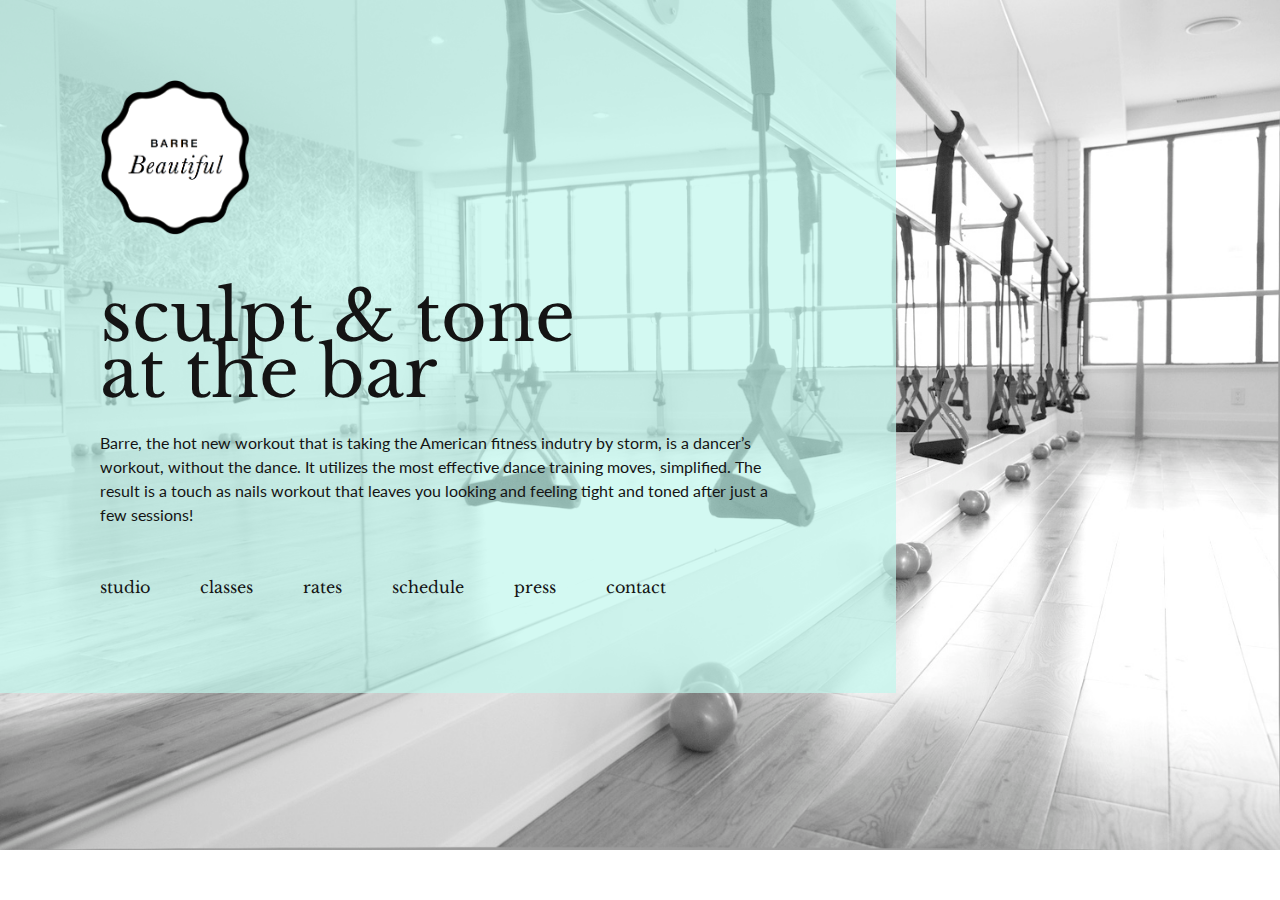
<file: sites/barreBeautiful/index.html>
<!DOCTYPE html>
<html lang="en">
<head>
	<meta charset="UTF-8">
	<title>Barre Beautiful | Ballet Barre Workout Toronto</title>
	<link rel="stylesheet" href="css/index_stylesheet.css">
	<link href='https://fonts.googleapis.com/css?family=Libre+Baskerville:400italic,400|Lato:400,300,300italic,400italic,900' rel='stylesheet' type='text/css'>
	<meta name="viewport" content="width=device-width, initial-scale=1.0">

</head>

<body>
	
	<div class="container">
		<img class="logo" src="images/logo.png" alt="">
		<h1>sculpt & tone <br> at the bar</h1>
		<p>Barre, the hot new workout that is taking the American fitness indutry by storm, is a dancer’s workout, without the dance. It utilizes the most effective dance training moves, simplified. The result is a touch as nails workout that leaves you looking and feeling tight and toned after just a few sessions!</p>

		<ul class="nav">
			<li><a href="studio.html">studio</a></li>
			<li><a href="classes.html">classes</a></li>
			<li><a href="rates.html">rates</a></li>	
			<li><a href="schedule.html">schedule</a></li>
			<li><a href="http://barrebeautiful.com/press/">press</a></li>
			<li><a href="contact.html">contact</a></li>
		</ul>
	</div>
		


	
</body>
</html>
</file>
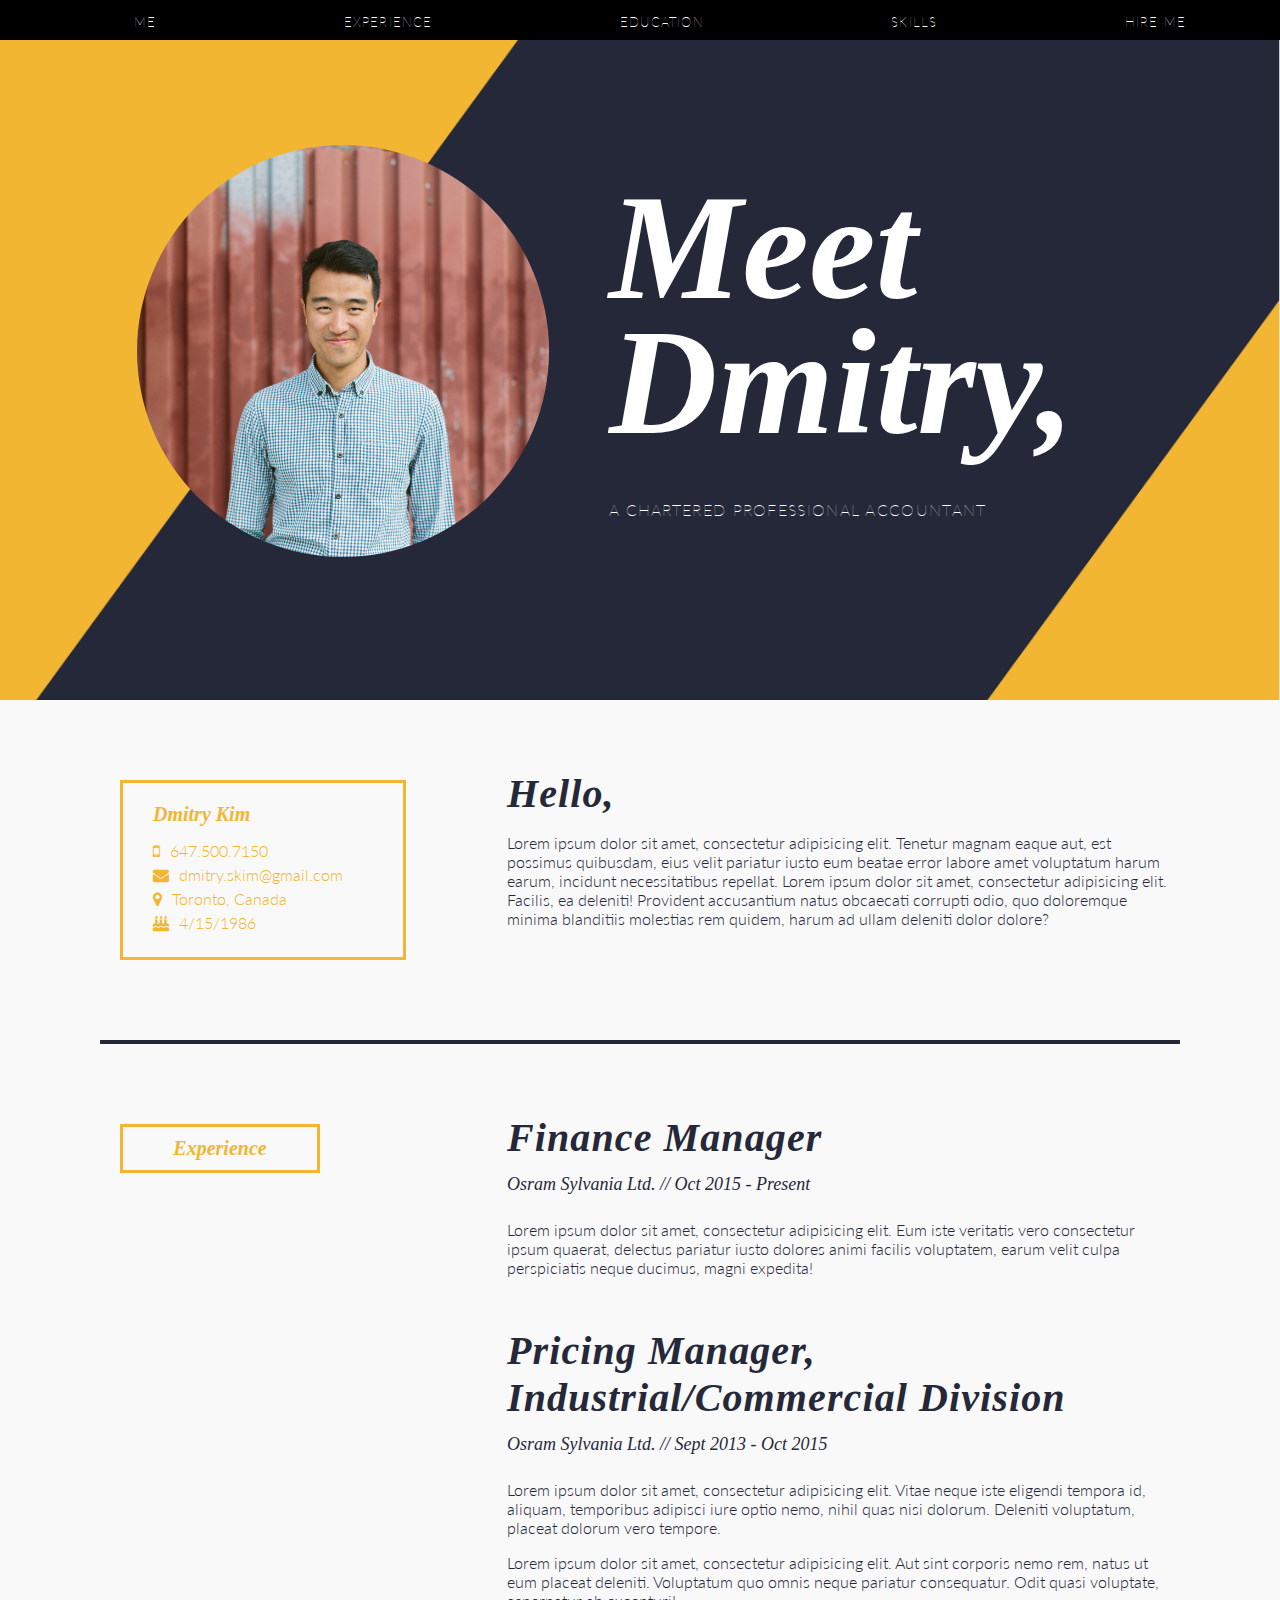
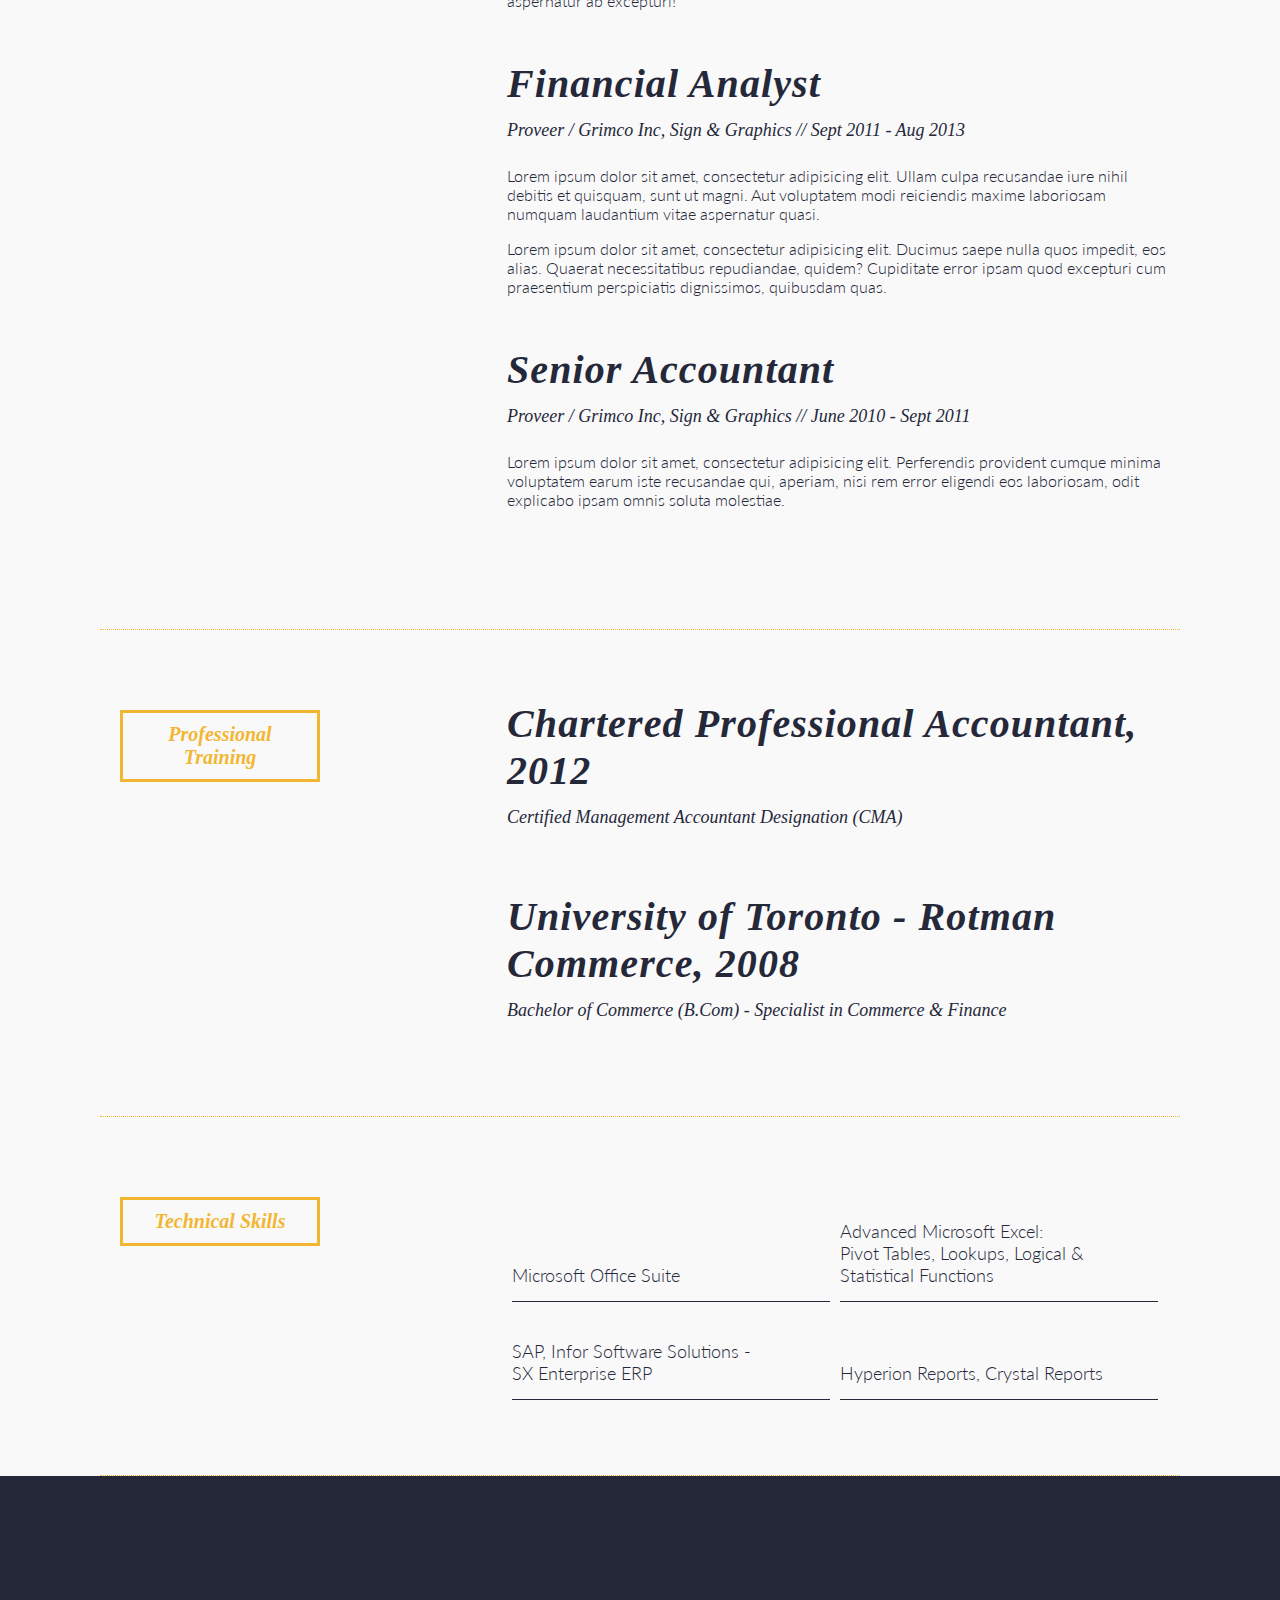
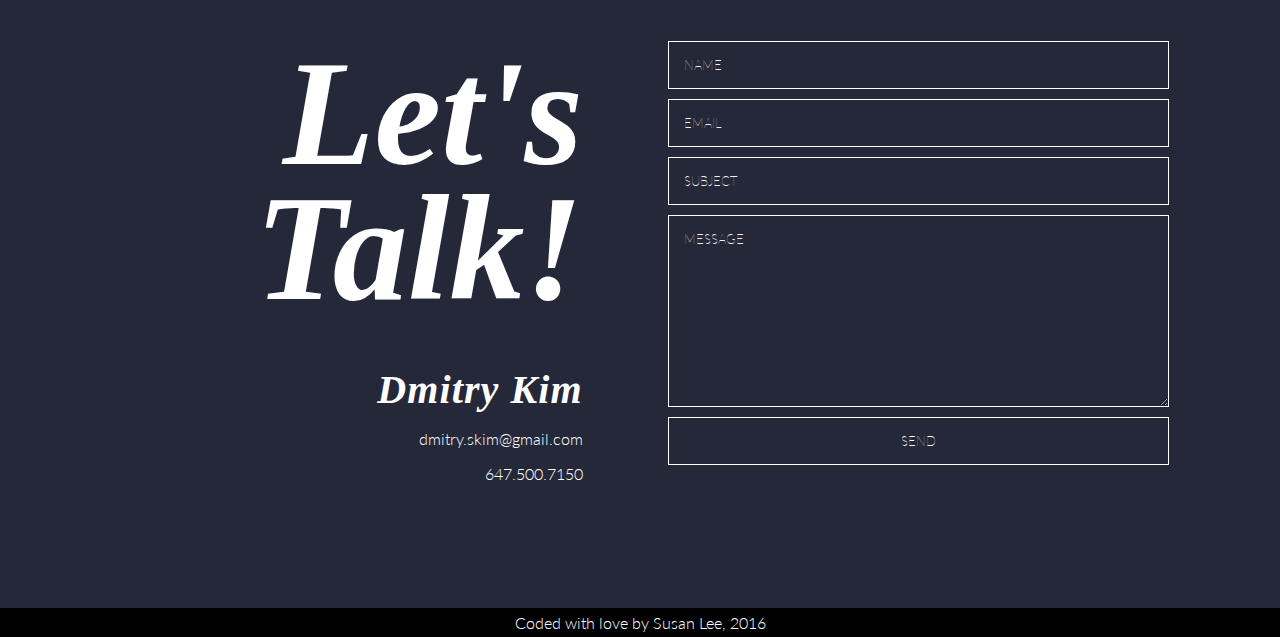
<file: sites/meetDmitry/index.html>
<!DOCTYPE html>
<html lang="en">
<head>
	<meta charset="UTF-8">
	<title>Meet Dmitry Kim</title>
	<link rel="stylesheet" href="stylesheet.css">
	<link href='https://fonts.googleapis.com/css?family=Crimson+Text:400,700italic,700,400italic' rel='stylesheet' type='text/css'>
	<link href='https://fonts.googleapis.com/css?family=Lato:700,400,300,100' rel='stylesheet' type='text/css'>
	<link rel="stylesheet" href="https://maxcdn.bootstrapcdn.com/font-awesome/4.5.0/css/font-awesome.min.css">
</head>

<body>

	<!-- Navigation Bar-->
	<ul class="nav">
		<li><a href="#me">Me</a></li>
		<li><a href="#experience">Experience</a></li>
		<li><a href="#education">Education</a></li>
		<li><a href="#skills">Skills</a></li>
		<li><a href="#contact">Hire Me</a></li>
	</ul>
	<!-- End of Navigation Bar -->


	<!-- Landing Header -->
	<header>
		<div class="wrapper">
			<div class="centerWrap">
				<div class="headerLeft">
					<img class="profilePic" src="images/profile.jpg" alt="">
				</div>
				<div class="headerRight">
					<h1>Meet Dmitry,</h1>
					<h4>A Chartered Professional Accountant</h4>
				</div>
			</div>
		</div>
	</header>


	<!-- Profile / About Me -->
	<section id="about">
		<div class="contentWrap">
			<div class="leftColumn">
				<div class="box">
					<h4>Dmitry Kim</h4>
					<p><i class="fa fa-mobile"></i>647.500.7150</p>
					<p><i class="fa fa-envelope"></i>dmitry.skim@gmail.com</p>
					<p><i class="fa fa-map-marker"></i>Toronto, Canada</p>
					<p><i class="fa fa-birthday-cake"></i>4/15/1986</p>
				</div>
			</div>
			<div class="rightColumn">
				<h3>Hello,</h3>
				<p>Lorem ipsum dolor sit amet, consectetur adipisicing elit. Tenetur magnam eaque aut, est possimus quibusdam, eius velit pariatur iusto eum beatae error labore amet voluptatum harum earum, incidunt necessitatibus repellat. Lorem ipsum dolor sit amet, consectetur adipisicing elit. Facilis, ea deleniti! Provident accusantium natus obcaecati corrupti odio, quo doloremque minima blanditiis molestias rem quidem, harum ad ullam deleniti dolor dolore?</p>
			</div>	
		</div>
	</section>


	<!-- Work Experience  -->
	<section id="experience">
		<div class="contentWrap">
			<div class="leftColumn">
				<div class="h2Box"><h2>Experience</h2></div>
			</div>

			<div class="rightColumn">
				<div class="job">
					<h3>Finance Manager</h3>
					<h4>Osram Sylvania Ltd. // Oct 2015 - Present</h4>
					<p>Lorem ipsum dolor sit amet, consectetur adipisicing elit. Eum iste veritatis vero consectetur ipsum quaerat, delectus pariatur iusto dolores animi facilis voluptatem, earum velit culpa perspiciatis neque ducimus, magni expedita!</p>
				</div>
				<div class="job">
					<h3>Pricing Manager, Industrial/Commercial Division</h3>
					<h4>Osram Sylvania Ltd. // Sept 2013 - Oct 2015</h4>
					<p>Lorem ipsum dolor sit amet, consectetur adipisicing elit. Vitae neque iste eligendi tempora id, aliquam, temporibus adipisci iure optio nemo, nihil quas nisi dolorum. Deleniti voluptatum, placeat dolorum vero tempore.</p>
					<p>Lorem ipsum dolor sit amet, consectetur adipisicing elit. Aut sint corporis nemo rem, natus ut eum placeat deleniti. Voluptatum quo omnis neque pariatur consequatur. Odit quasi voluptate, aspernatur ab excepturi!</p>
<!-- 					<ul>
						<li>In charge of producing and analyzing requests for quotation using market intelligence and margin analysis</li>
						<li>Effectively manage a team of 2 analysts who carry out day-to-day pricing duties, as well as manage customer rebate accruals, and prepare cash forecast</li>
						<li>Improve internal processes; redesign tools for my department to use such as pricing and contract databases</li>
						<li>Explain price variances year over year</li>
						<li>Coordinate request for proposal (RFP) for new business</li>
						<li>Effectively liaise between sales and Finance Internal Stakeholders</li>
					</ul> -->
				</div>
				<div class="job">
					<h3>Financial Analyst</h3>
					<h4> Proveer / Grimco Inc, Sign & Graphics // Sept 2011 - Aug 2013</h4>
					<p>Lorem ipsum dolor sit amet, consectetur adipisicing elit. Ullam culpa recusandae iure nihil debitis et quisquam, sunt ut magni. Aut voluptatem modi reiciendis maxime laboriosam numquam laudantium vitae aspernatur quasi.</p>
					<p>Lorem ipsum dolor sit amet, consectetur adipisicing elit. Ducimus saepe nulla quos impedit, eos alias. Quaerat necessitatibus repudiandae, quidem? Cupiditate error ipsam quod excepturi cum praesentium perspiciatis dignissimos, quibusdam quas.</p>
					<!-- <ul>
						<li>In charge of producing complete set of monthly financial reports to the ownership group, including P&L, balance sheet, cash flow, headcount, R&O etc</li>
						<li>Had complete ownership of sales and margin reporting</li>
						<li>Manage commisions to the outside sales representatives, developed effective payout scheme, maintained payout and calculated accruals</li>
						<li>Manage vendor rebate programs</li>
						<li>Explained variability in cash flow and its impact relative to Revenue in the Financial Outlook to the Director of Finance/CFO</li>
						<li>Data analysis expert company-wide in Hyperion and Excel Reporting</li>
					</ul> -->
				</div>
				<div class="job">
					<h3>Senior Accountant</h3>
					<h4>Proveer / Grimco Inc, Sign & Graphics // June 2010 - Sept 2011</h4>
					<p>Lorem ipsum dolor sit amet, consectetur adipisicing elit. Perferendis provident cumque minima voluptatem earum iste recusandae qui, aperiam, nisi rem error eligendi eos laboriosam, odit explicabo ipsam omnis soluta molestiae.</p>
	<!-- 				<ul>
						<li>Manage the full P&L and explained variances in SG&A</li>
						<li>Closed the month and booked the necessary journal entries</li>
						<li>Reconciled balance sheet accounts: Bank, Prepaids, Accruals, Allowances, Sub Ledger etc</li>
						<li>Prepare Financial Statements</li>
						<li>Prepare Annual Audit Package</li>
						<li>Assisted Controller in conducting annual inventory count</li>
						<li>Successfully implemented process improvements such as bank reconciliation process enhancements, Accounting for Prepaid Product, Capital Leases Accounting etc</li>
					</ul> -->
				</div>
			</div>
		</div>

	</section>


	<!-- Education -->
	<section id="education">
		<div class="contentWrap">
			<div class="leftColumn">
				<div class="h2Box"> <h2>Professional Training</h2></div>
			</div>
			<div class="rightColumn">
				<div class="education education1">
					<h3>Chartered Professional Accountant, 2012</h3>
					<h4>Certified Management Accountant Designation (CMA)</h4>
				</div>
				<div class="education">
					<h3>University of Toronto - Rotman Commerce, 2008</h3>
					<h4>Bachelor of Commerce (B.Com) - Specialist in Commerce & Finance</h4>
				</div>
			</div>
			
		</div>
	</section>




	<!-- Skills -->
	<section id="skills">
		<div class="contentWrap">
			<div class="leftColumn">
				<div class="h2Box"><h2>Technical Skills</h2></div>
			</div>
			<div class="rightColumn">
				<div class="skillBox"><p>Microsoft Office Suite</p></div>
				<div class="skillBox"><p>Advanced Microsoft Excel:<br> Pivot Tables, Lookups, Logical & Statistical Functions</p></div>
				<div class="skillBox"><p>SAP, Infor Software Solutions - <br> SX Enterprise ERP</p></div>
				<div class="skillBox"><p>Hyperion Reports, Crystal Reports</p></div>
			</div>
			
		</div>
	</section>


	<!-- Contact -->
	<section id="contact">
		<div class="leftColumn">
			<h1>Let's Talk!</h1>
			<h3>Dmitry Kim</h3>
			<p>dmitry.skim@gmail.com</p>
			<p>647.500.7150</p>
		</div>
		<div class="rightColumn">
			<form>
			 <ul>
				 <li>
				 	<input type="text" class="myInput" placeholder="Name" name="fristName">
				 </li>
				 <li>
				 	<input type="email" class="myInput" placeholder="Email" name="fristName">
				 </li>
				  <li>
				 	<input type="text" class="myInput" placeholder="Subject" name="Subject">
				 </li>
				 <li><textarea name="message" placeholder="Message" id="" cols="30" rows="10"></textarea></li>
				 <li><input type="submit" style="color: white; font-family:'Lato'; font-weight: 100;" class="submitButton" value="SEND"></li>
			 </ul>
			</form>
		</div>

	</section>
	
	<footer>
		<p>Coded with love by Susan Lee, 2016</p>
	</footer>


</body>

</html>
</file>
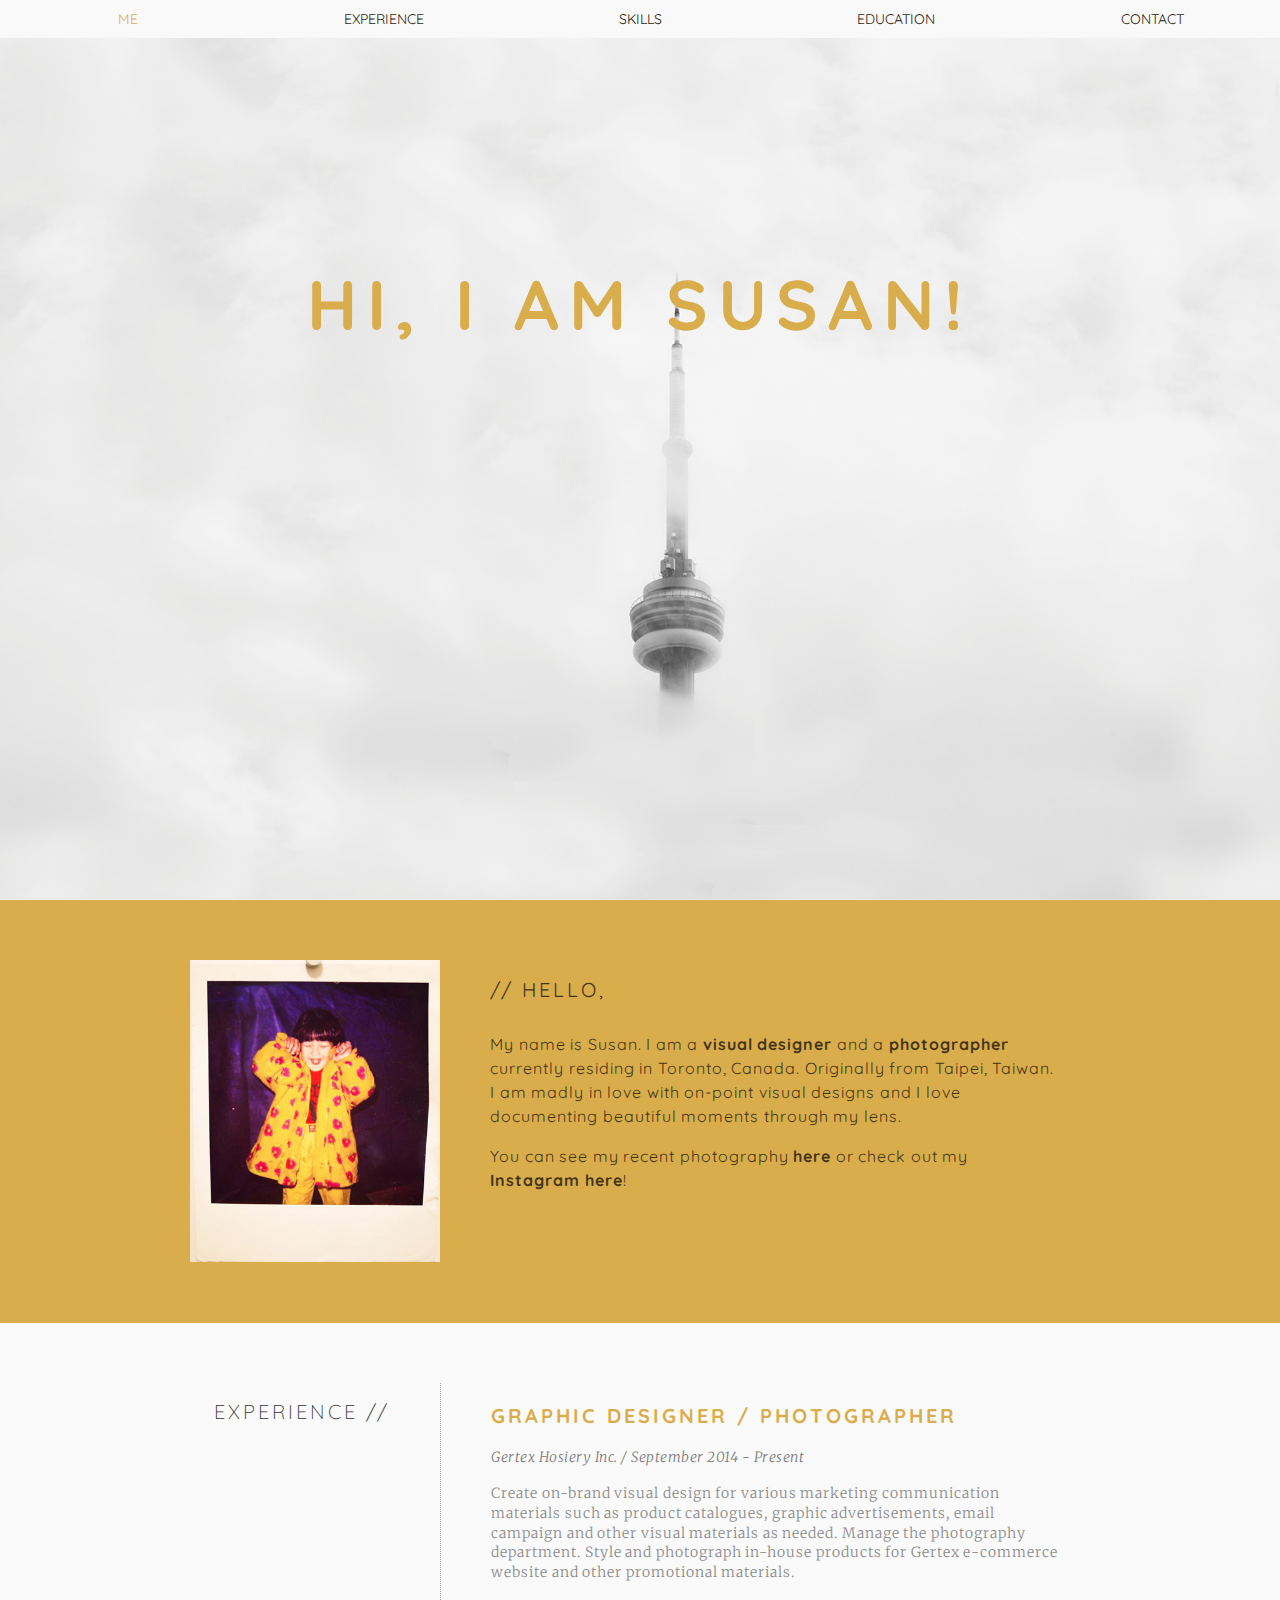
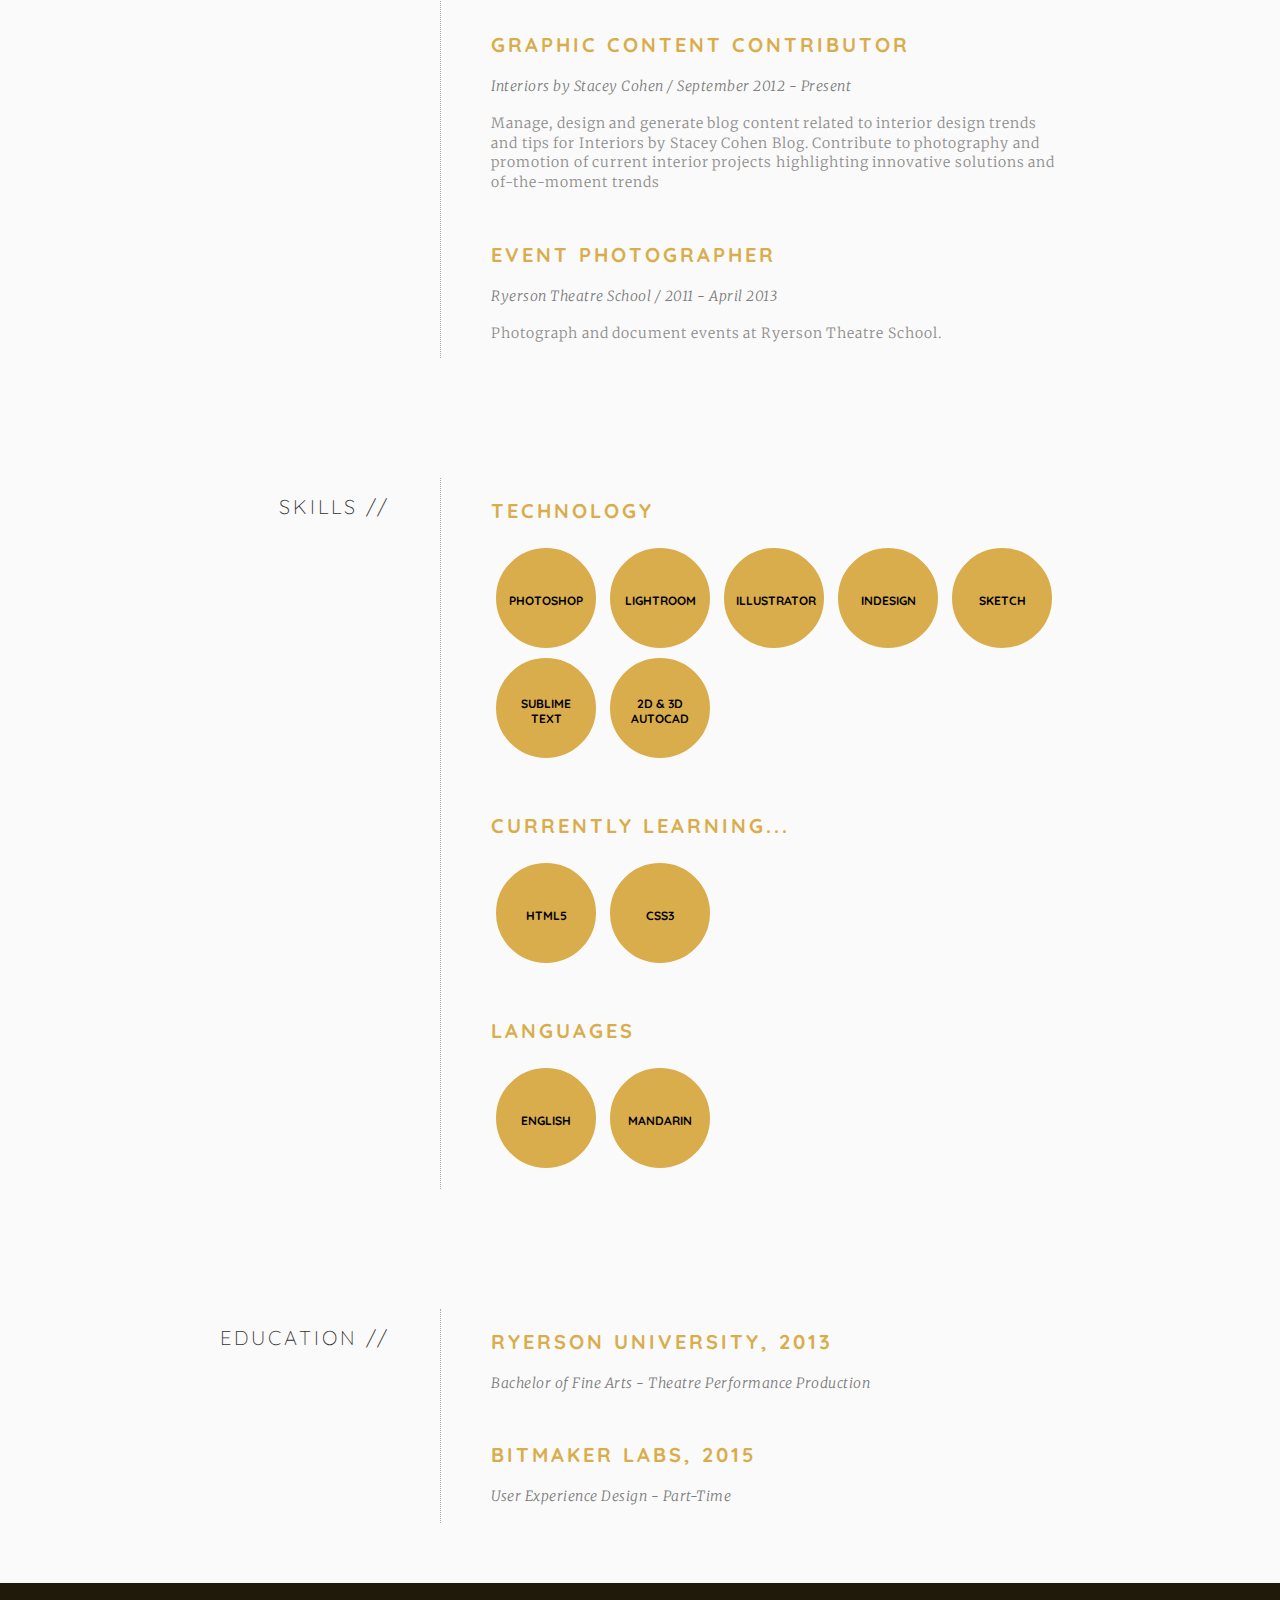
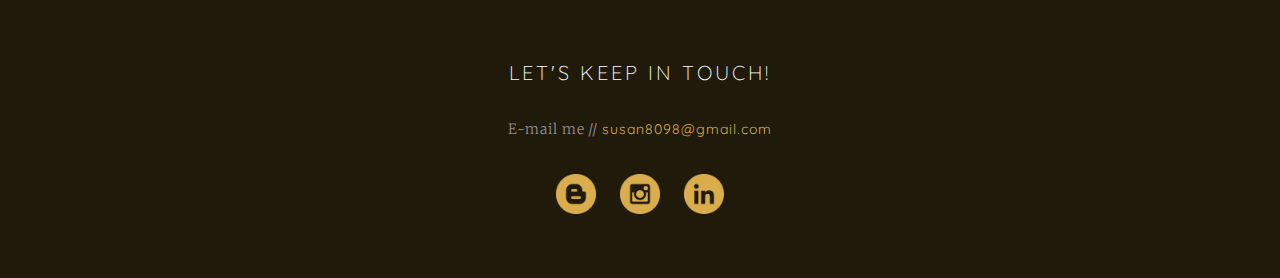
<file: sites/meetSusan/index.html>
<!DOCTYPE html>
<html lang="en">
<head>
	<meta charset="UTF-8">
	<title>Susan Lee | Visual Designer & Photographer</title>
	<link rel="stylesheet" href="stylesheet.css">
	<link href='https://fonts.googleapis.com/css?family=Quicksand:400,300,700|Merriweather:400,300,300italic,700italic,900' rel='stylesheet' type='text/css'>

</head>
<body>
	
	<!-- Navigation Bar-->
	<nav class="nav">
		<ul>
			<li><a href="#me">Me</a></li>
			<li><a href="#experience">Experience</a></li>
			<li><a href="#skills">Skills</a></li>
			<li><a href="#education">Education</a></li>
			<!-- <li><a href="#work">Work</a></li> -->
			<li><a href="#contact">Contact</a></li>
		</ul>
	</nav>
	<!-- End of Navigation Bar -->

	<!-- Header/Home -->
	<header>
		<h1>Hi, I am Susan!</h1>
		<!-- <h3>It's nice to meet you</h3> -->
	
	</header>
	
	<!-- Profile/About Me -->
	<section id="me">
		<div class="contentWrap clearfix">
			<img class="profileImg" src="images/profile.jpg" height="483" width="400" alt="Susan Lee">
			<div class="rightColumn">	
				<h2>// Hello,</h2>
				<p>My name is Susan. I am a <strong>visual designer</strong> and a <strong>photographer</strong> currently residing in Toronto, Canada. Originally from Taipei, Taiwan. I am madly in love with on-point visual designs and I love documenting beautiful moments through my lens.</p>
				<p>You can see my recent photography <a href="http://sunnydaysbysusan.blogspot.com">here</a> or check out my <a href="http://instagram.com/susan8098">Instagram here</a>!</p>
				</div>
		</div>
	</section>
	
	<!-- Work Experience -->
	<section id="experience">
		<div class="contentWrap clearfix">
			<h2 class="leftColumn">Experience //</h2>
			
			<div class="rightColumn">
				<!-- First Job Experience -->
				<div class ="firstJob">
					<h3>Graphic Designer / Photographer</h3>
					<h4>Gertex Hosiery Inc. / September 2014 - Present</h4>
					<p>Create on-brand visual design for various marketing communication materials such as product catalogues, graphic advertisements, email campaign and other visual materials as needed. Manage the photography department. Style and photograph in-house products for Gertex e-commerce website and other promotional materials.</p>
				</div>

				<!-- End of First -->

				<!-- Second Job Experience -->
				<div class="secondJob">
					<h3>Graphic Content Contributor</h3>
					<h4>Interiors by Stacey Cohen / September 2012 - Present</h4>
					<p>Manage, design and generate blog content related to interior design trends and tips for Interiors by Stacey Cohen Blog. Contribute to photography and promotion of current interior projects highlighting innovative solutions and of-the-moment trends</p>
				</div>
				<!-- End of Second -->

				<!-- Fourth Job Experience -->
				<div class ="thirdJob">
					<h3>Event Photographer</h3>
					<h4>Ryerson Theatre School / 2011 - April 2013</h4>
					<p>Photograph and document events at Ryerson Theatre School.</p>
				</div>
				<!-- End of Fourth -->
			</div>

		</div>
	</section>
	
	<!-- Skills -->
	<section id="skills">
		<div class="contentWrap clearfix">
			<h2  class="leftColumn">Skills //</h2>
			<div class="rightColumn">
				<div class="tech">
					<h3>Technology</h3>
						<ul>
							<li><span>Photoshop</span></li>
							<li><span>Lightroom</span></li>
							<li><span>Illustrator</span></li>
							<li><span>InDesign</span></li>
							<li><span>Sketch</span></li>
							<li><span>Sublime Text</span></li>
							<li><span>2D & 3D AutoCAD</span></li>
						</ul>
				</div>

				<div class="learning">
					<h3>Currently Learning...</h3>
						<ul>
							<li><span>HTML5</span></li>
							<li><span>CSS3</span></li>
						</ul>
				</div>

				<div class="language">
					<h3>Languages</h3>
						<ul>
							<li><span>English</span></li>
							<li><span>Mandarin</span></li>
						</ul>
				</div>
			</div>
		</div>
		
	</section>

	<!-- Education -->
	<section id="education">
		<div class="contentWrap clearfix">
			<h2 class="leftColumn">Education //</h2>
			
			<div class="rightColumn">	
				<div class ="ryerson">
				<h3>Ryerson University, 2013</h3>
				<h4>Bachelor of Fine Arts - Theatre Performance Production</h4>
				</div>

				<div class ="bitmaker">
				<h3>Bitmaker Labs, 2015</h3>
				<h4>User Experience Design - Part-Time</h4>
				</div>
			</div>
		</div>
	</section>

	<!-- Work Gallery/Portfolio -->
	<!--
	<section id="work">
		<div class="contentWrap">
		<h2>Work</h2>

		</div>
	</section> 
	-->
  

	<!-- Contacts -->
	<section id="contact">
		<div class="contentWrap">	
			<h2>Let's Keep in Touch!</h2>
			<p class="email"> E-mail me // <a href="mailto:susan8098@gmail.com">susan8098@gmail.com</a></p>

			<a class="icons" href="http://sunnydaysbysusan.blogspot.com" target="_blank">
				<img src="images/blog-01.png" alt="blog" style="width:40px;height:40px;border:0"></a>
			<a class= "icons" href="http://instagram.com/susan8098" target="_blank">	
				<img src="images/instagram-01.png" alt="instagram" style="width:40px;height:40px;border:0"></a>
			<a class="icons" href="http://ca.linkedin.com/in/susan8098" target="blank">
				<img src="images/linkedin-01.png" alt="blog" style="width:40px;height:40px;border:0"></a>
		</div>
	</section>


</body>
</html>
</file>
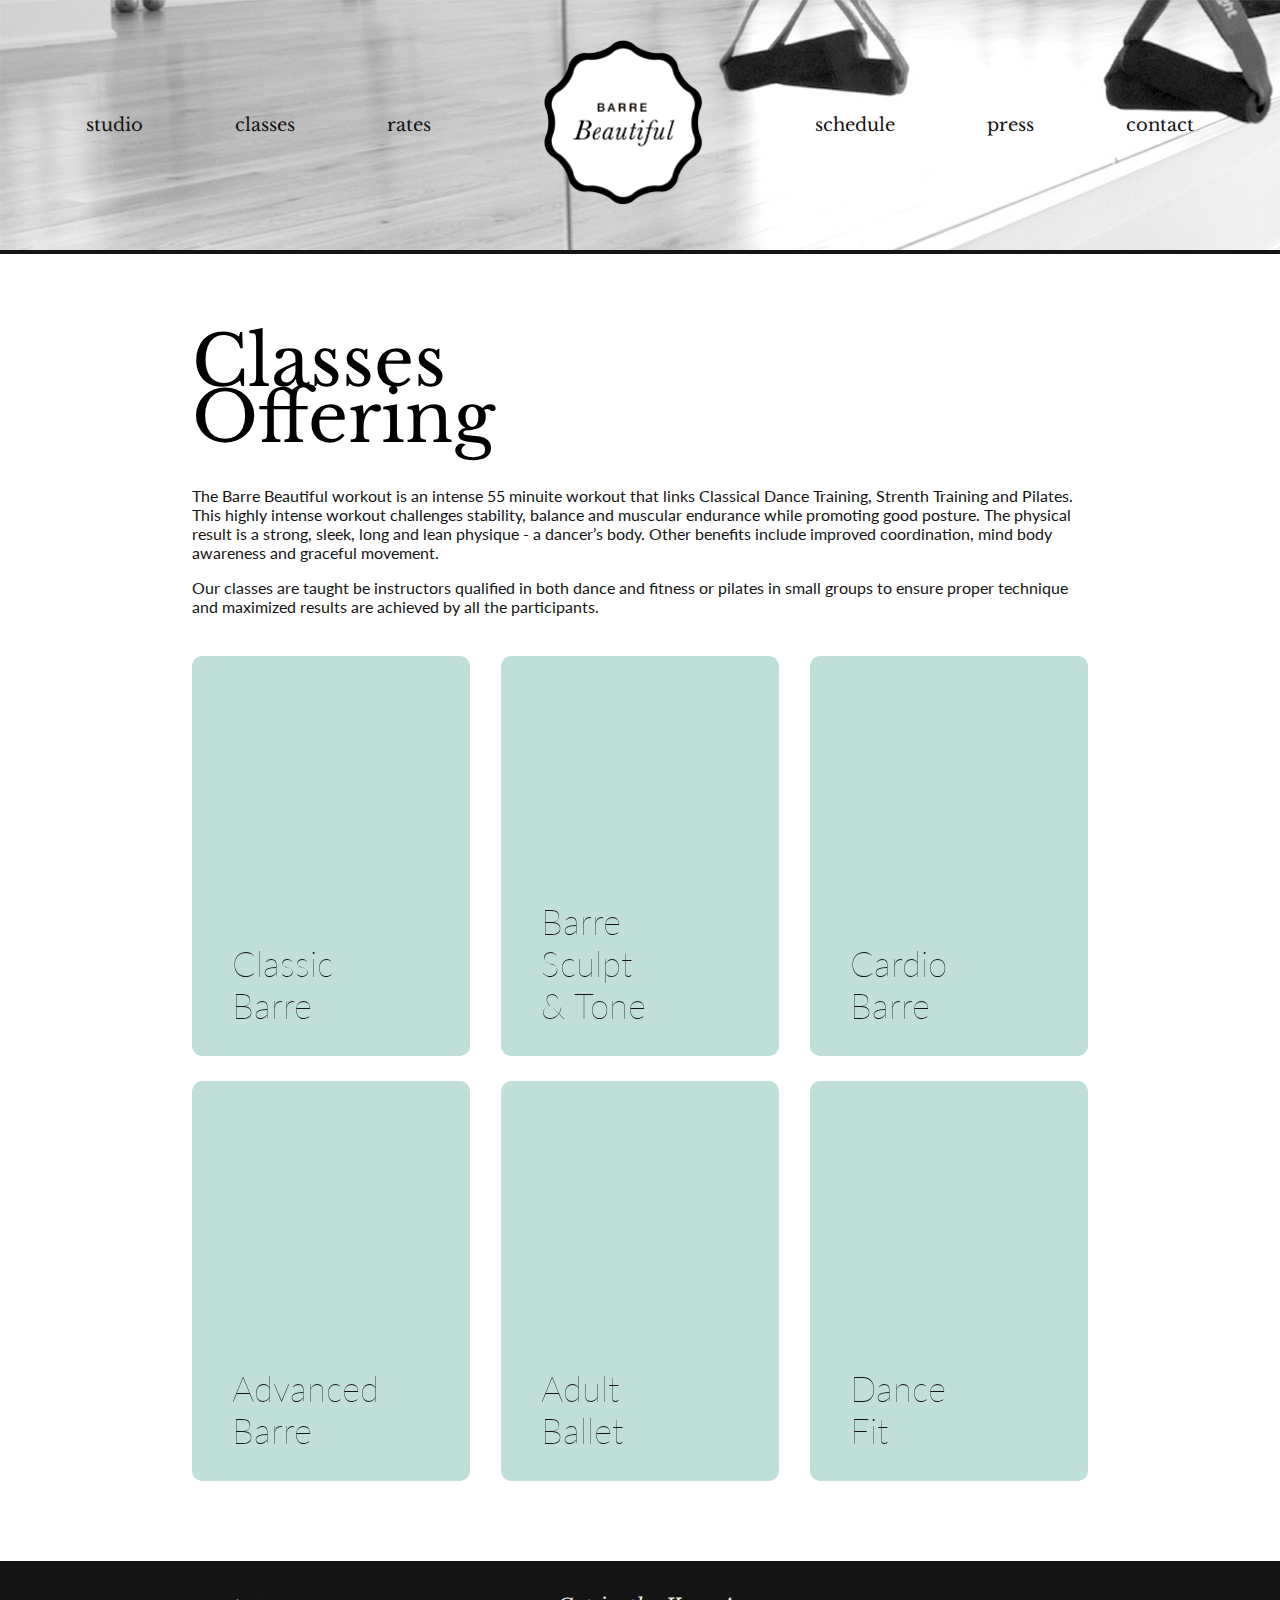
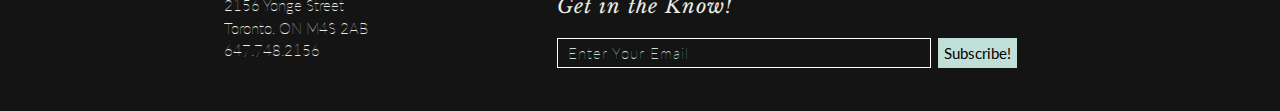
<file: sites/barreBeautiful/classes.html>
<!DOCTYPE html>
<html lang="en">
<head>
	<meta charset="UTF-8">
	<title>Barre Beautiful | Our Classes</title>
	<link rel="stylesheet" href="css/stylesheet.css">
	<link rel="stylesheet" href="css/stylesheet.css">
	<link href='https://fonts.googleapis.com/css?family=Libre+Baskerville:400italic,400' rel='stylesheet' type='text/css'>
	<link href='https://fonts.googleapis.com/css?family=Lato:300,100' rel='stylesheet' type='text/css'>
	<meta name="viewport" content="width=device-width, initial-scale=1.0">


</head>
<body>
	
	<div class="menuToggleH">
		<div class="menuToggle"> 
			<img class="logoR" src="images/logo.png" alt=""> 
			<p>☰ MENU</p>
		</div>
	</div>

	<header>
		<ul class="nav">
			<li><a href="studio.html">studio</a></li>
			<li><a href="classes.html">classes</a></li>
			<li><a href="rates.html">rates</a></li>
			<li><a href="index.html"><img class="logo"src="images/logo.png" alt=""></a></li>
			<li><a href="schedule.html">schedule</a></li>
			<li><a href="press.html">press</a></li>
			<li><a href="contact.html">contact</a></li>
		</ul>
	</header>

	<div class="masterWrapper">
		<h1>Classes <br> Offering</h1>
		<p>The Barre Beautiful workout is an intense 55 minuite workout that links Classical Dance Training, Strenth Training and Pilates. This highly intense workout challenges stability, balance and muscular endurance while promoting good posture. The physical result is a strong, sleek, long and lean physique - a dancer’s body. Other benefits include improved coordination, mind body awareness and graceful movement. </p>
		<p>Our classes are taught be instructors qualified in both dance and fitness or pilates in small groups to ensure proper technique and maximized results are achieved by all the participants.</p>

		<section class="flipCards">
			<div class="card">
				<div class="front">
					<p>Classic <br> Barre</p>
				</div>
				<div class="back">
					<p>Our signature class. A little bit of everything a true ballet workout targeting your entire body.</p>
				</div>
			</div>
			<div class="card">
				<div class="front">
					<p>Barre <br> Sculpt <br> & Tone</p>
				</div>
				<div class="back">
					<p>This minimal sweat and maximal burn workout will have you feeling muscles you never knew existed! Make your body scream as you sculpt your long lean physique in this intense class that utilizes resistance bands and light weights. Defy gravity and join us for this touch as nails workout!</p>
				</div>
			</div>
			<div class="card">
				<div class="front">
					<p>Cardio <br> Barre</p>
				</div>
				<div class="back">
					<p>Work and sweat like a dancer in this intense cardio and sculpting workout at the barre! This challenging interval workout will have you burning calories and fat by the minute!</p>
				</div>
			</div>
			<div class="card">
				<div class="front">
					<p>Advanced <br> Barre</p>
				</div>
				<div class="back">
					<p>An advanced class for out regular clients who need a little more challenge! This class is only for experienced clientele. Admission must be approved by the instructor. Contact us for details. </p>
				</div>
			</div>
			<div class="card">
				<div class="front">
					<p>Adult <br> Ballet</p>
				</div>
				<div class="back">
					<p>A drop in ballet session, taught by one of our wonderful ballet instructors. Sessions are tailored to each participant's level and desire. Whether you have some dance training or are a beginner, this class is a fun and great way to stay in shape.</p>
				</div>
			</div>
			<div class="card">
				<div class="front">
					<p>Dance <br> Fit</p>
				</div>
				<div class="back">
					<p>Love to dance? Dance your way to a longer leaner physique with this fun and energetic workout set to great music. Working out has never been so much fun! No dance experience necessary.</p>
				</div>
			</div>
		</section>
	</div>

	<footer>
		
		<div class="footerContainer">
			<p class="address">2156 Yonge Street <br>
			Toronto, ON M4S 2AB <br>
			647.748.2156</p>
			<form action="" class="subscribe">
				<li>Get in the Know!</li>
				<li><input type="email" placeholder="Enter Your Email">
				<input type="submit" value="Subscribe!" class="submitButton"></li>
			</form>
		</div>

	</footer>

	<script src="http://ajax.googleapis.com/ajax/libs/jquery/1.10.1/jquery.min.js"></script>
	<script>
		$(function(){
			$('.menuToggle').on('click',function(){
				$('.nav').slideToggle();
			})
		});
	</script>
	
	
</body>
</html>
</file>
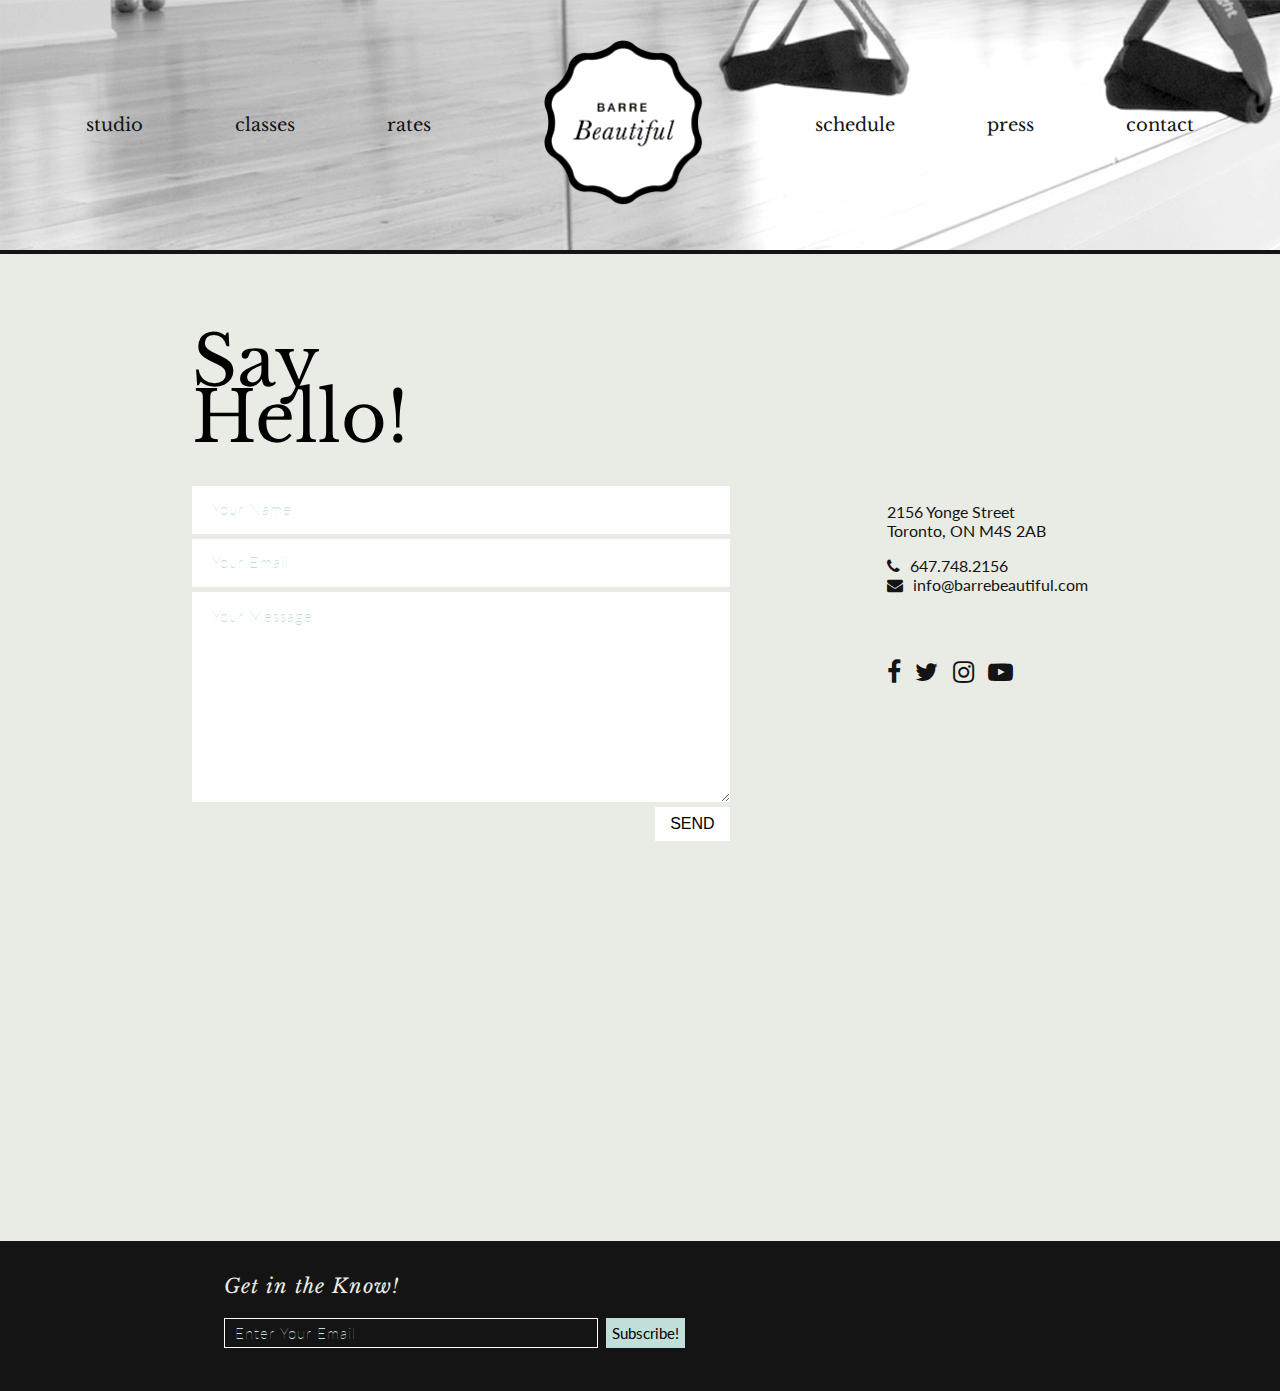
<file: sites/barreBeautiful/contact.html>
<!DOCTYPE html>
<html lang="en">
<head>
	<meta charset="UTF-8">
	<title>Barre Beautiful | Say Hello</title>
	<link rel="stylesheet" href="css/stylesheet.css">
	<link href='https://fonts.googleapis.com/css?family=Libre+Baskerville:400italic,400' rel='stylesheet' type='text/css'>
	<link rel="stylesheet" href="http://maxcdn.bootstrapcdn.com/font-awesome/4.1.0/css/font-awesome.min.css">
	<link href='https://fonts.googleapis.com/css?family=Lato:300,100' rel='stylesheet' type='text/css'>
</head>

<body class="contact">

	<div class="menuToggleH">
		<div class="menuToggle"> 
			<img class="logoR" src="images/logo.png" alt=""> 
			<p>☰ MENU</p>
		</div>
	</div>
	
	<header>
		<ul class="nav">
			<li><a href="studio.html">studio</a></li>
			<li><a href="classes.html">classes</a></li>
			<li><a href="rates.html">rates</a></li>
			<li><a href="index.html"><img class="logo"src="images/logo.png" alt=""></a></li>
			<li><a href="schedule.html">schedule</a></li>
			<li><a href="press.html">press</a></li>
			<li><a href="contact.html">contact</a></li>
		</ul>
	</header>

	<div class="masterWrapper">
		<h1>Say <br> Hello!</h1>
		<div class="contentWrapper">
			<div class="leftContact">
				<form>
					<li><input type="text" placeholder="Your Name"></li>
					<li><input type="email" placeholder="Your Email"></li>
					<li><textarea name="" id="" cols="30" rows="10" placeholder="Your Message"></textarea></li>
					<li><input type="submit" class="submitButton" value="SEND"></li>
				</form>
			</div>
			<div class="rightContact">
				<p class="address">2156 Yonge Street <br>
				Toronto, ON M4S 2AB </p>
				<p>
					<i class="fa fa-phone"></i>647.748.2156 <br>
					<i class="fa fa-envelope"></i>info@barrebeautiful.com
				</p>
				<div class="socialLinks">
					<a href="https://www.facebook.com/BarreBeautiful/"><i class="fa fa-facebook"></i></a>
					<a href="https://twitter.com/BarreBeautiful"><i class="fa fa-twitter"></i></a>
					<a href="https://www.instagram.com/barrebeautiful/"><i class="fa fa-instagram"></i></a>
					<a href="https://www.youtube.com/channel/UCdd0z86RUyFWSJHQY3MeC1g"><i class="fa fa-youtube-play"></i></a>
				</div>
			</div>
		</div>
		<iframe src="https://www.google.com/maps/embed?pb=!1m18!1m12!1m3!1d2884.3219897016093!2d-79.40010248509304!3d43.70385715717262!2m3!1f0!2f0!3f0!3m2!1i1024!2i768!4f13.1!3m3!1m2!1s0x882b333c0d791e4f%3A0x7305321ac1564880!2sBarre+Beautiful+Toronto!5e0!3m2!1sen!2sca!4v1449118294736" width="100%" height="300" frameborder="0" style="border:0" allowfullscreen></iframe>	
	</div>
	
	<footer>
		<div class="footerContainer">
			<form action="" class="subscribe">
				<li>Get in the Know!</li>
				<li><input type="email" placeholder="Enter Your Email">
				<input type="submit" value="Subscribe!" class="submitButton"></li>
			</form>
		</div>
	</footer>

	<script src="http://ajax.googleapis.com/ajax/libs/jquery/1.10.1/jquery.min.js"></script>
	<script>
		$(function(){
		
			$('.menuToggle').on('click',function(){
				$('.nav').slideToggle();
			})
		});
	</script>
	
	
</body>
</html>
</file>
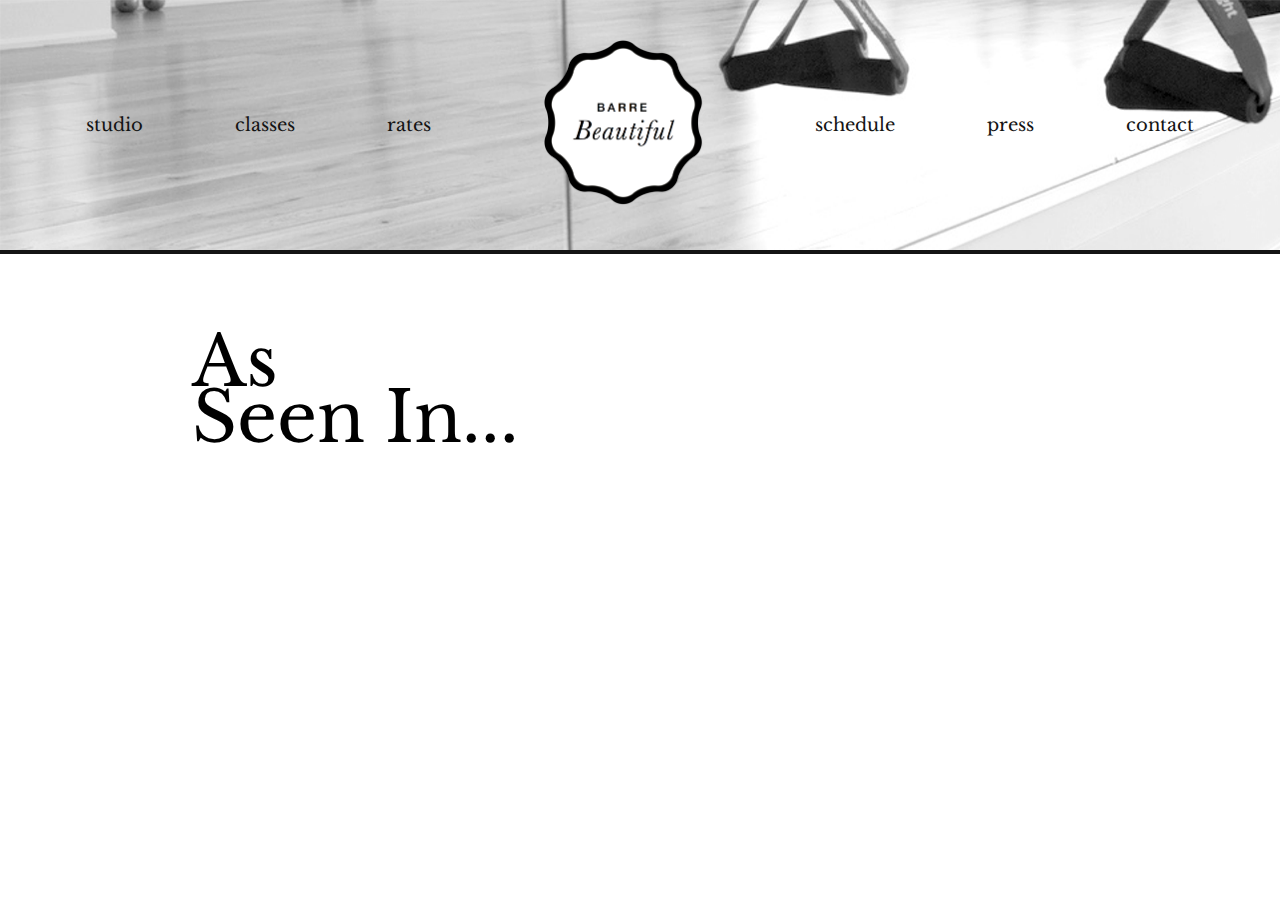
<file: sites/barreBeautiful/press.html>
<!DOCTYPE html>
<html lang="en">
<head>
	<meta charset="UTF-8">
	<title>Barre Beautiful | Press</title>
	<link rel="stylesheet" href="css/stylesheet.css">
	<link href='https://fonts.googleapis.com/css?family=Libre+Baskerville:400italic,400' rel='stylesheet' type='text/css'>
	<link href='https://fonts.googleapis.com/css?family=Lato:300,100' rel='stylesheet' type='text/css'>
</head>
<body>

	<div class="menuToggleH">
		<div class="menuToggle"> 
			<img class="logoR" src="images/logo.png" alt=""> 
			<p>☰ MENU</p>
		</div>
	</div>

	<header>
		<ul class="nav">
			<li><a href="studio.html">studio</a></li>
			<li><a href="classes.html">classes</a></li>
			<li><a href="rates.html">rates</a></li>
			<li><a href="index.html"><img class="logo"src="images/logo.png" alt=""></a></li>
			<li><a href="schedule.html">schedule</a></li>
			<li><a href="press.html">press</a></li>
			<li><a href="contact.html">contact</a></li>
		</ul>
	</header>

<div class="masterWrapper">
		<h1>As <br> Seen In...</h1>
</div>

	<script src="http://ajax.googleapis.com/ajax/libs/jquery/1.10.1/jquery.min.js"></script>
	<script>
		$(function(){
		
			$('.menuToggle').on('click',function(){
				$('.nav').slideToggle();
			})
		});
	</script>
	
	
	
</body>
</html>
</file>
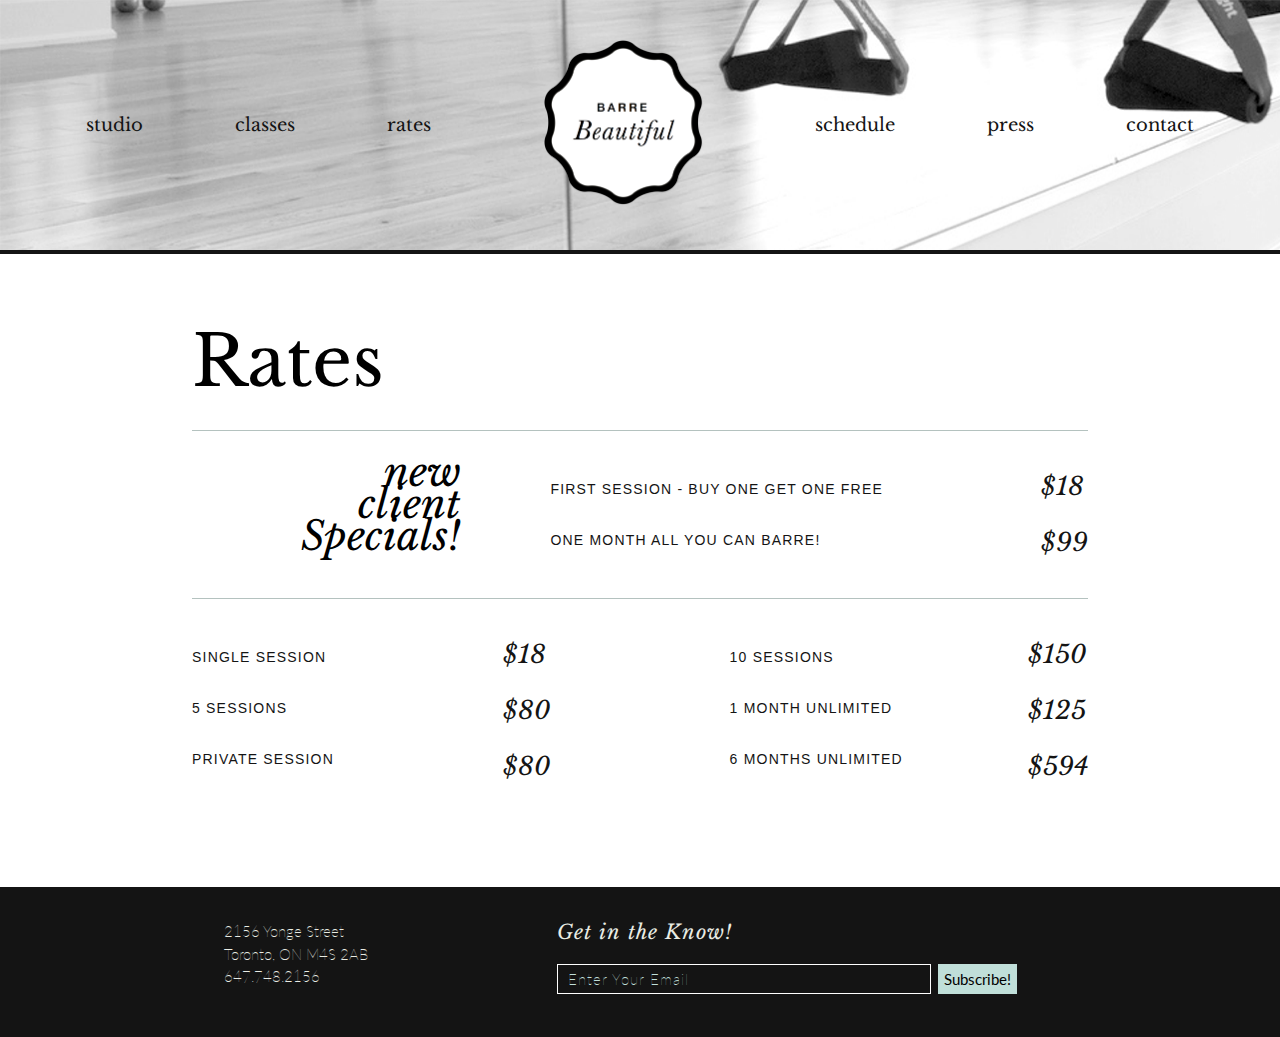
<file: sites/barreBeautiful/rates.html>
<!DOCTYPE html>
<html lang="en">
<head>
	<meta charset="UTF-8">
	<title>Barre Beautiful | Class Rates</title>
	<link rel="stylesheet" href="css/stylesheet.css">
	<link href='https://fonts.googleapis.com/css?family=Libre+Baskerville:400italic,400' rel='stylesheet' type='text/css'>
	<link href='https://fonts.googleapis.com/css?family=Lato:300,100' rel='stylesheet' type='text/css'>

</head>
<body>
	<div class="menuToggleH">
		<div class="menuToggle"> 
			<img class="logoR" src="images/logo.png" alt=""> 
			<p>☰ MENU</p>
		</div>
	</div>

	<header>
		<ul class="nav">
			<li><a href="studio.html">studio</a></li>
			<li><a href="classes.html">classes</a></li>
			<li><a href="rates.html">rates</a></li>
			<li><a href="index.html"><img class="logo"src="images/logo.png" alt=""></a></li>
			<li><a href="schedule.html">schedule</a></li>
			<li><a href="press.html">press</a></li>
			<li><a href="contact.html">contact</a></li>
		</ul>
	</header>

	<div class="masterWrapper">

		<h1>Rates</h1>
	
		<div class="top">
			<h2>new <br> client <br> Specials!</h2>
			<div class="topR">
				<div class="topClassItem">
					<li>first session - buy one get one free</li>
					<li>one month all you can barre!</li>
				</div>
				<div class="classPrice">
					<p>$18</p>
					<p>$99</p>
				</div>
			</div>
			
		</div>
		<div class="bottom">
			<div class="bottomContainer">
				<div class="classItem">
					<li>single session</li>
					<li>5 sessions</li>
					<li>private session</li>
				</div>
				<div class="classPrice">
					<p>$18</p>
					<p>$80</p>
					<p>$80</p>
				</div>
			</div>
			<div class="bottomContainer">
				<div class="classItem">
					<li>10 sessions</li>
					<li>1 month unlimited</li>
					<li>6 months unlimited</li>
				</div>
				<div class="classPrice">
					<p>$150</p>
					<p>$125</p>
					<p>$594</p>
				</div>
				
			</div>
		</div>
	</div>
	
	<footer>
		<div class="footerContainer">
			<p class="address">2156 Yonge Street <br>
			Toronto, ON M4S 2AB <br>
			647.748.2156</p>
			<form action="" class="subscribe">
				<li>Get in the Know!</li>
				<li><input type="email" placeholder="Enter Your Email">
				<input type="submit" value="Subscribe!" class="submitButton"></li>
			</form>
		</div>
	</footer>
	
	<script src="http://ajax.googleapis.com/ajax/libs/jquery/1.10.1/jquery.min.js"></script>
	<script>
		$(function(){
		
			$('.menuToggle').on('click',function(){
				$('.nav').slideToggle();
			})
		});
	</script>
	
	
</body>
</html>
</file>
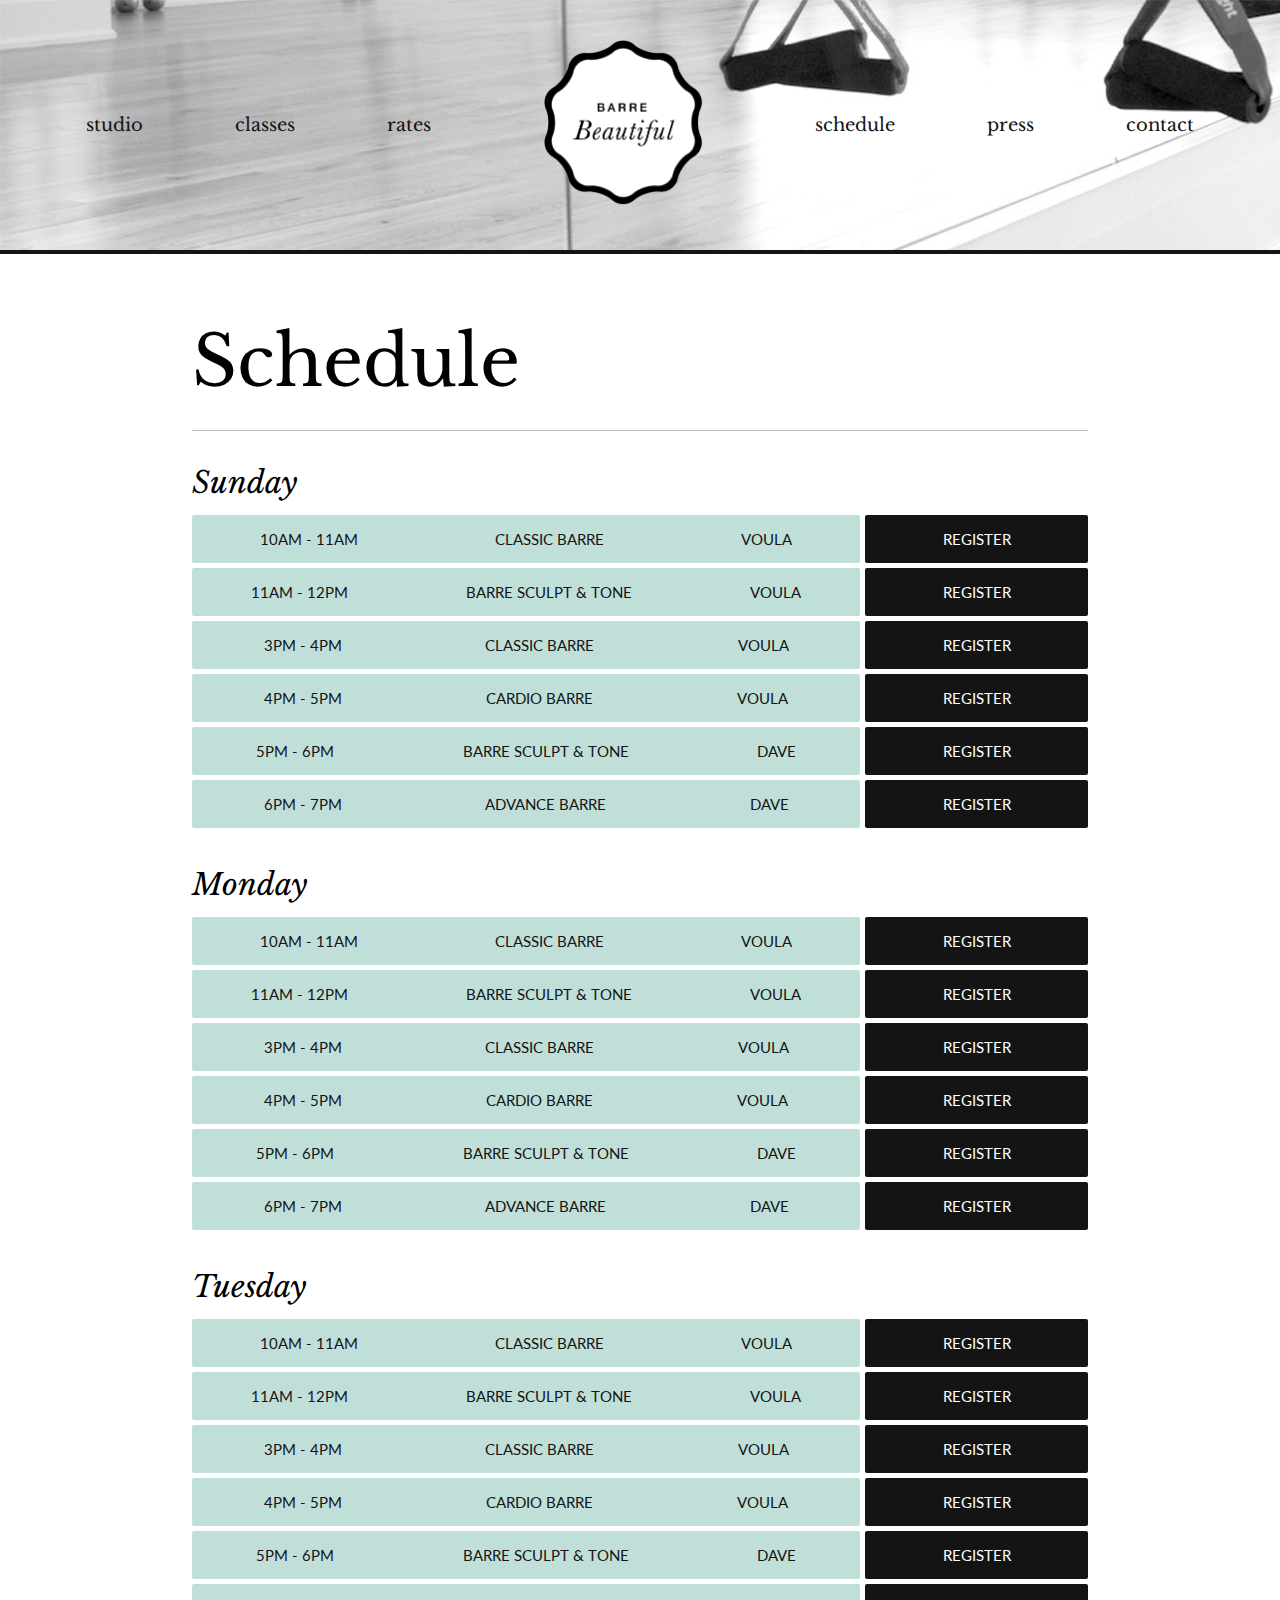
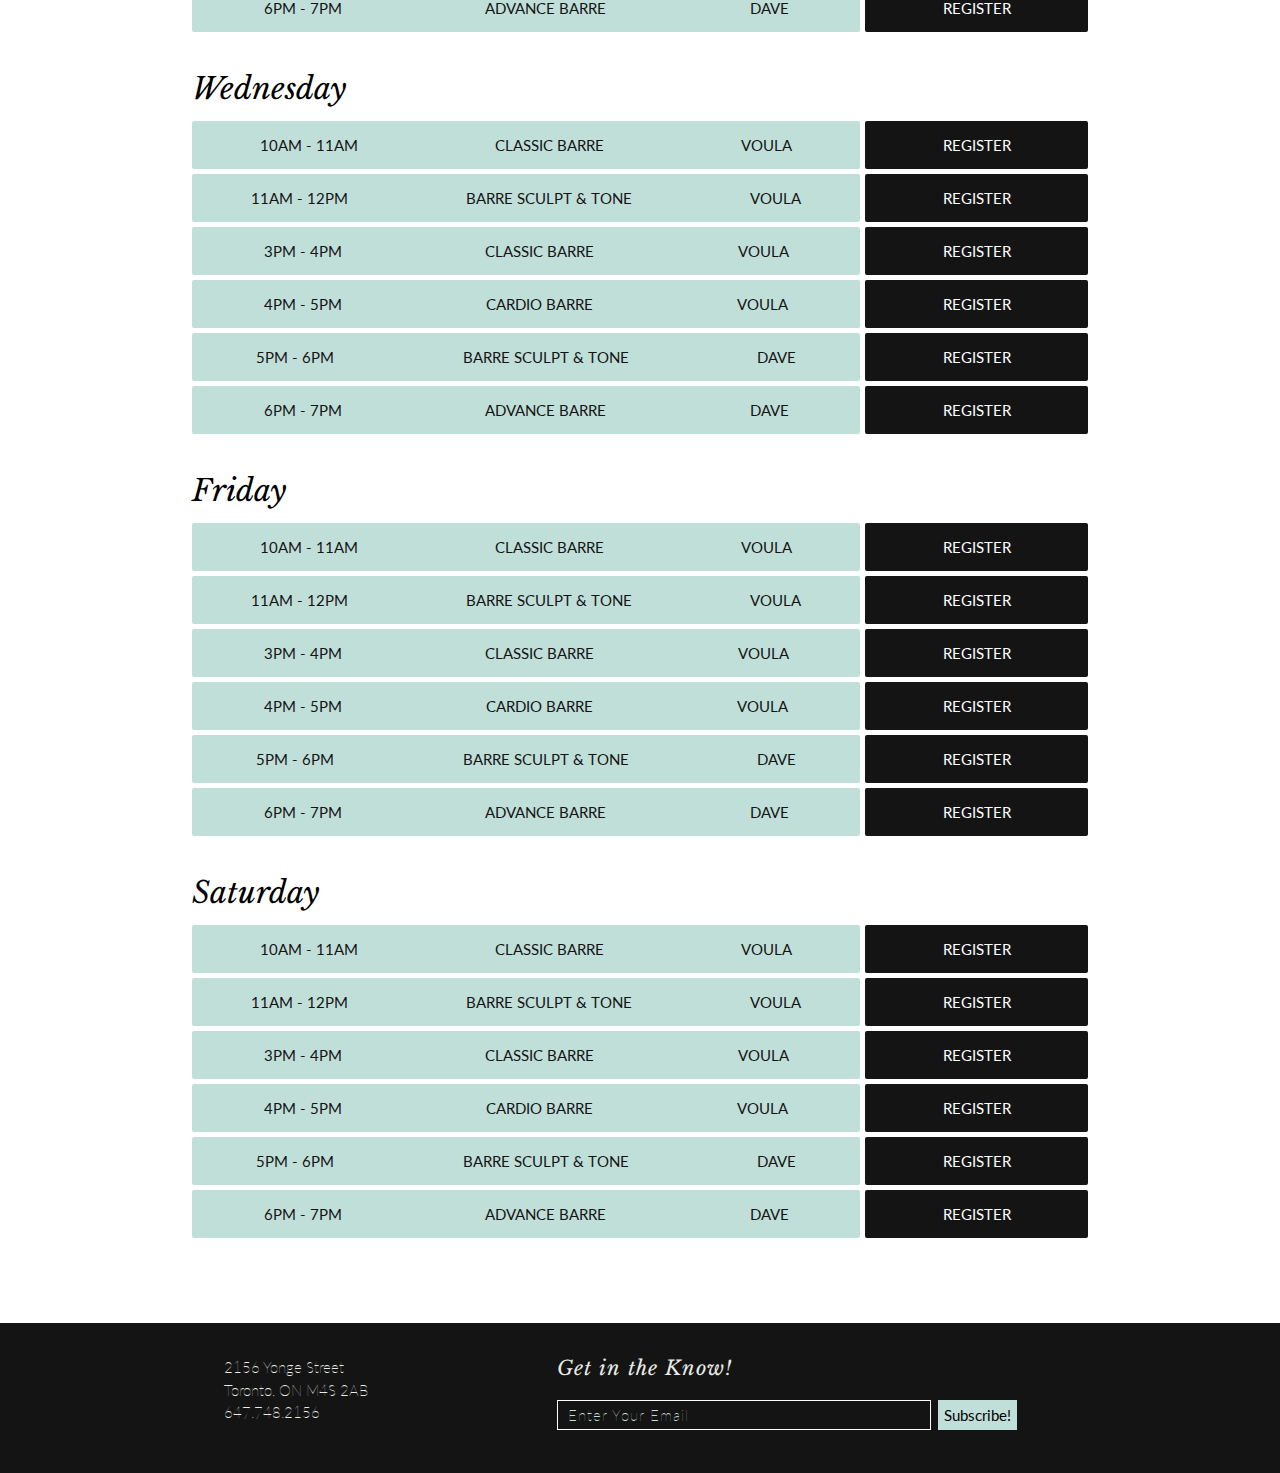
<file: sites/barreBeautiful/schedule.html>
<!DOCTYPE html>
<html lang="en">
<head>
	<meta charset="UTF-8">
	<title>Barre Beautiful | Class Schedule</title>
	<link rel="stylesheet" href="css/stylesheet.css">
	<link href='https://fonts.googleapis.com/css?family=Libre+Baskerville:400italic,400' rel='stylesheet' type='text/css'>
	<link href='https://fonts.googleapis.com/css?family=Lato:300,100' rel='stylesheet' type='text/css'>
</head>
<body>
	<div class="menuToggleH">
		<div class="menuToggle"> 
			<img class="logoR" src="images/logo.png" alt=""> 
			<p>☰ MENU</p>
		</div>
	</div>

	<header>
		<ul class="nav">
			<li><a href="studio.html">studio</a></li>
			<li><a href="classes.html">classes</a></li>
			<li><a href="rates.html">rates</a></li>
			<li><a href="index.html"><img class="logo"src="images/logo.png" alt=""></a></li>
			<li><a href="schedule.html">schedule</a></li>
			<li><a href="press.html">press</a></li>
			<li><a href="contact.html">contact</a></li>
		</ul>
	</header>
	
	<div class="masterWrapper">
		<h1>Schedule</h1>

		<div class="line"></div>

		<div class="weekday">
			<h2>Sunday</h2>

			<li>
				<div class="classDescription">
					<p class="classTime">10am - 11am</p>
					<p class="className">Classic Barre</p>
					<p class="instructor">Voula</p>
				</div>
				<div class="register">
					<a href=""><p>Register</p></a>
				</div>
			</li>

			<li>
				<div class="classDescription">
					<p class="classTime">11am - 12pm</p>
					<p class="className">Barre Sculpt & Tone</p>
					<p class="instructor">Voula</p>
				</div>
				<div class="register">
					<a href=""><p>Register</p></a>
				</div>
			</li>

			<li>
				<div class="classDescription">
					<p class="classTime">3pm - 4pm</p>
					<p class="className">Classic Barre</p>
					<p class="instructor">Voula</p>
				</div>
				<div class="register">
					<a href=""><p>Register</p></a>
				</div>
			</li>
			<li>
				<div class="classDescription">
					<p class="classTime">4pm - 5pm</p>
					<p class="className">Cardio Barre</p>
					<p class="instructor">Voula</p>
				</div>
				<div class="register">
					<a href=""><p>Register</p></a>
				</div>
			</li>

			<li>
				<div class="classDescription">
					<p class="classTime">5pm - 6pm</p>
					<p class="className">Barre Sculpt & Tone</p>
					<p class="instructor">Dave</p>
				</div>
				<div class="register">
					<a href=""><p>Register</p></a>
				</div>
			</li>

			<li>
				<div class="classDescription">
					<p class="classTime">6pm - 7pm</p>
					<p class="className">Advance Barre</p>
					<p class="instructor">Dave</p>
				</div>
				<div class="register">
					<a href=""><p>Register</p></a>
				</div>
			</li>

		</div>

		<div class="weekday">
			<h2>Monday</h2>

			<li>
				<div class="classDescription">
					<p class="classTime">10am - 11am</p>
					<p class="className">Classic Barre</p>
					<p class="instructor">Voula</p>
				</div>
				<div class="register">
					<a href=""><p>Register</p></a>
				</div>
			</li>

			<li>
				<div class="classDescription">
					<p class="classTime">11am - 12pm</p>
					<p class="className">Barre Sculpt & Tone</p>
					<p class="instructor">Voula</p>
				</div>
				<div class="register">
					<a href=""><p>Register</p></a>
				</div>
			</li>

			<li>
				<div class="classDescription">
					<p class="classTime">3pm - 4pm</p>
					<p class="className">Classic Barre</p>
					<p class="instructor">Voula</p>
				</div>
				<div class="register">
					<a href=""><p>Register</p></a>
				</div>
			</li>
			<li>
				<div class="classDescription">
					<p class="classTime">4pm - 5pm</p>
					<p class="className">Cardio Barre</p>
					<p class="instructor">Voula</p>
				</div>
				<div class="register">
					<a href=""><p>Register</p></a>
				</div>
			</li>

			<li>
				<div class="classDescription">
					<p class="classTime">5pm - 6pm</p>
					<p class="className">Barre Sculpt & Tone</p>
					<p class="instructor">Dave</p>
				</div>
				<div class="register">
					<a href=""><p>Register</p></a>
				</div>
			</li>

			<li>
				<div class="classDescription">
					<p class="classTime">6pm - 7pm</p>
					<p class="className">Advance Barre</p>
					<p class="instructor">Dave</p>
				</div>
				<div class="register">
					<a href=""><p>Register</p></a>
				</div>
			</li>

		</div>

		<div class="weekday">
			<h2>Tuesday</h2>

			<li>
				<div class="classDescription">
					<p class="classTime">10am - 11am</p>
					<p class="className">Classic Barre</p>
					<p class="instructor">Voula</p>
				</div>
				<div class="register">
					<a href=""><p>Register</p></a>
				</div>
			</li>

			<li>
				<div class="classDescription">
					<p class="classTime">11am - 12pm</p>
					<p class="className">Barre Sculpt & Tone</p>
					<p class="instructor">Voula</p>
				</div>
				<div class="register">
					<a href=""><p>Register</p></a>
				</div>
			</li>

			<li>
				<div class="classDescription">
					<p class="classTime">3pm - 4pm</p>
					<p class="className">Classic Barre</p>
					<p class="instructor">Voula</p>
				</div>
				<div class="register">
					<a href=""><p>Register</p></a>
				</div>
			</li>
			<li>
				<div class="classDescription">
					<p class="classTime">4pm - 5pm</p>
					<p class="className">Cardio Barre</p>
					<p class="instructor">Voula</p>
				</div>
				<div class="register">
					<a href=""><p>Register</p></a>
				</div>
			</li>

			<li>
				<div class="classDescription">
					<p class="classTime">5pm - 6pm</p>
					<p class="className">Barre Sculpt & Tone</p>
					<p class="instructor">Dave</p>
				</div>
				<div class="register">
					<a href=""><p>Register</p></a>
				</div>
			</li>

			<li>
				<div class="classDescription">
					<p class="classTime">6pm - 7pm</p>
					<p class="className">Advance Barre</p>
					<p class="instructor">Dave</p>
				</div>
				<div class="register">
					<a href=""><p>Register</p></a>
				</div>
			</li>

		</div>

		<div class="weekday">
			<h2>Wednesday</h2>

			<li>
				<div class="classDescription">
					<p class="classTime">10am - 11am</p>
					<p class="className">Classic Barre</p>
					<p class="instructor">Voula</p>
				</div>
				<div class="register">
					<a href=""><p>Register</p></a>
				</div>
			</li>

			<li>
				<div class="classDescription">
					<p class="classTime">11am - 12pm</p>
					<p class="className">Barre Sculpt & Tone</p>
					<p class="instructor">Voula</p>
				</div>
				<div class="register">
					<a href=""><p>Register</p></a>
				</div>
			</li>

			<li>
				<div class="classDescription">
					<p class="classTime">3pm - 4pm</p>
					<p class="className">Classic Barre</p>
					<p class="instructor">Voula</p>
				</div>
				<div class="register">
					<a href=""><p>Register</p></a>
				</div>
			</li>
			<li>
				<div class="classDescription">
					<p class="classTime">4pm - 5pm</p>
					<p class="className">Cardio Barre</p>
					<p class="instructor">Voula</p>
				</div>
				<div class="register">
					<a href=""><p>Register</p></a>
				</div>
			</li>

			<li>
				<div class="classDescription">
					<p class="classTime">5pm - 6pm</p>
					<p class="className">Barre Sculpt & Tone</p>
					<p class="instructor">Dave</p>
				</div>
				<div class="register">
					<a href=""><p>Register</p></a>
				</div>
			</li>

			<li>
				<div class="classDescription">
					<p class="classTime">6pm - 7pm</p>
					<p class="className">Advance Barre</p>
					<p class="instructor">Dave</p>
				</div>
				<div class="register">
					<a href=""><p>Register</p></a>
				</div>
			</li>

		</div>

		<div class="weekday">
			<h2>Friday</h2>

			<li>
				<div class="classDescription">
					<p class="classTime">10am - 11am</p>
					<p class="className">Classic Barre</p>
					<p class="instructor">Voula</p>
				</div>
				<div class="register">
					<a href=""><p>Register</p></a>
				</div>
			</li>

			<li>
				<div class="classDescription">
					<p class="classTime">11am - 12pm</p>
					<p class="className">Barre Sculpt & Tone</p>
					<p class="instructor">Voula</p>
				</div>
				<div class="register">
					<a href=""><p>Register</p></a>
				</div>
			</li>

			<li>
				<div class="classDescription">
					<p class="classTime">3pm - 4pm</p>
					<p class="className">Classic Barre</p>
					<p class="instructor">Voula</p>
				</div>
				<div class="register">
					<a href=""><p>Register</p></a>
				</div>
			</li>
			<li>
				<div class="classDescription">
					<p class="classTime">4pm - 5pm</p>
					<p class="className">Cardio Barre</p>
					<p class="instructor">Voula</p>
				</div>
				<div class="register">
					<a href=""><p>Register</p></a>
				</div>
			</li>

			<li>
				<div class="classDescription">
					<p class="classTime">5pm - 6pm</p>
					<p class="className">Barre Sculpt & Tone</p>
					<p class="instructor">Dave</p>
				</div>
				<div class="register">
					<a href=""><p>Register</p></a>
				</div>
			</li>

			<li>
				<div class="classDescription">
					<p class="classTime">6pm - 7pm</p>
					<p class="className">Advance Barre</p>
					<p class="instructor">Dave</p>
				</div>
				<div class="register">
					<a href=""><p>Register</p></a>
				</div>
			</li>

		</div>

		<div class="weekday">
			<h2>Saturday</h2>

			<li>
				<div class="classDescription">
					<p class="classTime">10am - 11am</p>
					<p class="className">Classic Barre</p>
					<p class="instructor">Voula</p>
				</div>
				<div class="register">
					<a href=""><p>Register</p></a>
				</div>
			</li>

			<li>
				<div class="classDescription">
					<p class="classTime">11am - 12pm</p>
					<p class="className">Barre Sculpt & Tone</p>
					<p class="instructor">Voula</p>
				</div>
				<div class="register">
					<a href=""><p>Register</p></a>
				</div>
			</li>

			<li>
				<div class="classDescription">
					<p class="classTime">3pm - 4pm</p>
					<p class="className">Classic Barre</p>
					<p class="instructor">Voula</p>
				</div>
				<div class="register">
					<a href=""><p>Register</p></a>
				</div>
			</li>
			<li>
				<div class="classDescription">
					<p class="classTime">4pm - 5pm</p>
					<p class="className">Cardio Barre</p>
					<p class="instructor">Voula</p>
				</div>
				<div class="register">
					<a href=""><p>Register</p></a>
				</div>
			</li>

			<li>
				<div class="classDescription">
					<p class="classTime">5pm - 6pm</p>
					<p class="className">Barre Sculpt & Tone</p>
					<p class="instructor">Dave</p>
				</div>
				<div class="register">
					<a href=""><p>Register</p></a>
				</div>
			</li>

			<li>
				<div class="classDescription">
					<p class="classTime">6pm - 7pm</p>
					<p class="className">Advance Barre</p>
					<p class="instructor">Dave</p>
				</div>
				<div class="register">
					<a href=""><p>Register</p></a>
				</div>
			</li>

		</div>
	</div>

	<footer>
		<div class="footerContainer">
			<p class="address">2156 Yonge Street <br>
			Toronto, ON M4S 2AB <br>
			647.748.2156</p>
			<form action="" class="subscribe">
				<li>Get in the Know!</li>
				<li><input type="email" placeholder="Enter Your Email">
				<input type="submit" value="Subscribe!" class="submitButton"></li>
			</form>
		</div>
	</footer>

	<script src="http://ajax.googleapis.com/ajax/libs/jquery/1.10.1/jquery.min.js"></script>
	<script>
		$(function(){
		
			$('.menuToggle').on('click',function(){
				$('.nav').slideToggle();
			})
		});
	</script>
	
	
</body>
</html>
</file>
<file: sites/barreBeautiful/css/index_stylesheet.css>
article, aside, details, figcaption, figure, footer, header, hgroup, nav, section, summary {
  display: block;
}

audio, canvas, video {
  display: inline-block;
}

audio:not([controls]) {
  display: none;
  height: 0;
}

[hidden] {
  display: none;
}

html {
  font-family: sans-serif;
  -webkit-text-size-adjust: 100%;
  -ms-text-size-adjust: 100%;
}

a:focus {
  outline: thin dotted;
}

a:active, a:hover {
  outline: 0;
}

h1 {
  font-size: 2em;
}

abbr[title] {
  border-bottom: 1px dotted;
}

b, strong {
  font-weight: 700;
}

dfn {
  font-style: italic;
}

mark {
  background: #ff0;
  color: #000;
}

code, kbd, pre, samp {
  font-family: monospace, serif;
  font-size: 1em;
}

pre {
  white-space: pre-wrap;
  word-wrap: break-word;
}

q {
  quotes: \201C \201D \2018 \2019;
}

small {
  font-size: 80%;
}

sub, sup {
  font-size: 75%;
  line-height: 0;
  position: relative;
  vertical-align: baseline;
}

sup {
  top: -.5em;
}

sub {
  bottom: -.25em;
}

img {
  border: 0;
}

svg:not(:root) {
  overflow: hidden;
}

fieldset {
  border: 1px solid silver;
  margin: 0 2px;
  padding: 0.35em 0.625em 0.75em;
}

button, input, select, textarea {
  font-family: inherit;
  font-size: 100%;
  margin: 0;
}

button, input {
  line-height: normal;
}

button, html input[type=button], input[type=reset], input[type=submit] {
  -webkit-appearance: button;
  cursor: pointer;
}

button[disabled], input[disabled] {
  cursor: default;
}

input[type=checkbox], input[type=radio] {
  box-sizing: border-box;
  padding: 0;
}

input[type=search] {
  -webkit-appearance: textfield;
  -moz-box-sizing: content-box;
  -webkit-box-sizing: content-box;
  box-sizing: content-box;
}

input[type=search]::-webkit-search-cancel-button, input[type=search]::-webkit-search-decoration {
  -webkit-appearance: none;
}

textarea {
  overflow: auto;
  vertical-align: top;
}

table {
  border-collapse: collapse;
  border-spacing: 0;
}

body, figure {
  margin: 0;
}

legend, button::-moz-focus-inner, input::-moz-focus-inner {
  border: 0;
  padding: 0;
}

.clearfix:after {
  visibility: hidden;
  display: block;
  font-size: 0;
  content: " ";
  clear: both;
  height: 0;
}

* {
  -moz-box-sizing: border-box;
  -webkit-box-sizing: border-box;
  box-sizing: border-box;
}

body {
  background-image: url(../images/Cover_BW.jpg);
  background-size: cover;
  background-repeat: no-repeat;
  color: #141414;
}

.container {
  width: 70%;
  padding: 80px 100px;
  background-color: rgba(192, 247, 236, 0.7);
}

img.logo {
  width: 150px;
  margin-bottom: 30px;
}

h1 {
  font-family: "Baskerville", "Libre Baskerville", serif;
  font-size: 70px;
  font-weight: 400;
  line-height: .8;
  margin-top: 20px;
  margin-bottom: 30px;
}

p {
  font-family: "Avenir Next", "Lato", sans-serif;
  line-height: 1.5;
}

.container ul.nav {
  font-family: "Baskerville", "Libre Baskerville", serif;
  list-style: inside none;
  display: flex;
  flex-wrap: wrap;
  margin-top: 50px;
  padding: 0;
}

.container ul.nav a {
  text-decoration: none;
  color: #141414;
  margin-right: 50px;
  padding-bottom: 10px;
  transition: all 0.3s ease;
}

.container ul.nav a:hover {
  border-bottom: 2px solid #141414;
}

img.header {
  width: 100%;
}

@media (max-width: 768px) {
  .container {
    width: 100%;
  }
}

@media (max-width: 480px) {
  h1 {
    font-size: 50px;
  }
  p {
    font-size: 12px;
  }
}
</file>
<file: sites/meetDmitry/stylesheet.css>
article,aside,details,figcaption,figure,footer,header,hgroup,nav,section,summary{display:block;}audio,canvas,video{display:inline-block;}audio:not([controls]){display:none;height:0;}[hidden]{display:none;}html{font-family:sans-serif;-webkit-text-size-adjust:100%;-ms-text-size-adjust:100%;}a:focus{outline:thin dotted;}a:active,a:hover{outline:0;}h1{font-size:2em;}abbr[title]{border-bottom:1px dotted;}b,strong{font-weight:700;}dfn{font-style:italic;}mark{background:#ff0;color:#000;}code,kbd,pre,samp{font-family:monospace, serif;font-size:1em;}pre{white-space:pre-wrap;word-wrap:break-word;}q{quotes:\201C \201D \2018 \2019;}small{font-size:80%;}sub,sup{font-size:75%;line-height:0;position:relative;vertical-align:baseline;}sup{top:-.5em;}sub{bottom:-.25em;}img{border:0;}svg:not(:root){overflow:hidden;}fieldset{border:1px solid silver;margin:0 2px;padding:.35em .625em .75em;}button,input,select,textarea{font-family:inherit;font-size:100%;margin:0;}button,input{line-height:normal;}button,html input[type=button],/* 1 */
input[type=reset],input[type=submit]{-webkit-appearance:button;cursor:pointer;}button[disabled],input[disabled]{cursor:default;}input[type=checkbox],input[type=radio]{box-sizing:border-box;padding:0;}input[type=search]{-webkit-appearance:textfield;-moz-box-sizing:content-box;-webkit-box-sizing:content-box;box-sizing:content-box;}input[type=search]::-webkit-search-cancel-button,input[type=search]::-webkit-search-decoration{-webkit-appearance:none;}textarea{overflow:auto;vertical-align:top;}table{border-collapse:collapse;border-spacing:0;}body,figure{margin:0;}legend,button::-moz-focus-inner,input::-moz-focus-inner{border:0;padding:0;}

.clearfix:after {visibility: hidden; display: block; font-size: 0; content: " "; clear: both; height: 0; }

* { -moz-box-sizing: border-box; -webkit-box-sizing: border-box; box-sizing: border-box; }

/*  End of Setup  */

body {
	background-color: rgb(249, 249, 249);
	color: #252839;
}

/* Navigation */
ul.nav {
	display: flex;
	justify-content: space-around;
	align-items: center;
	height: 40px;
	width: 100%;
	position: fixed;
	background-color: black;
	margin: 0;
	font-family: 'Lato', sans-serif;
	font-weight: 100;
}

ul.nav li {
	list-style: none;

}

ul.nav li a {
	text-decoration: none;
	text-transform: uppercase;
	font-size: 13px;
	color: white;
	padding: 30px 10px;
	letter-spacing: 1.2px;
	transition: all .3s ease;
}

ul.nav li a:hover {
	color: #f2b632;
}

h1, h2, h3 {
	font-family: "Crimson", serif;
	
}

h2 {
	font-style: italic;
	text-align: center;
	font-size: 20px;
	margin: 0;
	color: #f2b632;
}

h1 {
	font-size: 150px;	
	line-height: 0.9;
	font-style: italic;
	margin: 50px 0;
}

h3 {
	font-size: 40px;
	letter-spacing: 1.1px;
	text-align: left;
	font-style: italic;
	color: #252839;
	margin: 0;
}

h4 {
	font-family: 'Crimson', serif;
	font-style: italic;
}

.h2Box {
	width: 200px;
	border: 3px solid #f2b632 ;
	padding: 10px;
}


header {
	height: 700px;
	background-image: url(images/Cover-01.jpg);
	background-repeat: no-repeat;
	background-size: cover;
	background-position: center;
	color: white;
}

header h4 {
	font-family: Lato, sans-serif;
	font-weight: 100;
	text-transform: uppercase;
	letter-spacing: 1.3px;
	font-style: normal;
}


.wrapper {
	max-width: 1080px;
	margin: 0 auto;
	padding-top: 100px;

}

.centerWrap {
	width: 100%;
	display: flex;
	justify-content: center;
	align-items: center;
}

.headerRight {
	width: 55%;
	padding: 20px 50px;
}

.headerLeft {
	width: 40%;
}

img.profilePic {
	width: 100%;
	padding: 10px;
	border-radius: 50%;
	margin-top: 35px;
}

.contentWrap {
	max-width: 1080px;
	margin: 0 auto;
	display: flex;
	padding: 60px 0;
	border-bottom: 1px dotted #f2b632;

}

.leftColumn {
	width: 35%;
	margin: 20px;
	
}

.rightColumn {
	margin: 10px;
	width: 65%;
}

/* About */

#about .contentWrap {
	border-bottom: 4px solid rgb(37,40,57);
}

#about h4 {
	font-size: 20px;
	font-weight: 700;
	margin: 0 0 15px 0;
}

.box {
	border: 3px solid #f2b632;
	color: #f2b632;
	padding: 20px 30px;
	width: 80%;
}

.box p {
	margin: 0 0 5px 0;
}

i {
	margin-right: 10px;
}


/* Experience */

.job {
	margin-bottom: 50px;
}

.job h4, .education h4 {
	font-size: 18px;
	font-weight: 300;
	margin: 13px 0 25px 0;
}
p {
	font-family: 'Lato', sans-serif;
	font-weight: 300;
	margin-bottom: 5px;
}

.boxWrapper {
	display: flex;
}

.education1 {
	padding-bottom: 40px;
}


/* Skills */

#skills .rightColumn {
	display: flex;
	flex-wrap: wrap;
	justify-content: flex-start;
	align-items: flex-end;
	
}

.skillBox {
	width: 48%;
	padding: 10px 0;
	border-bottom: 1px solid #252839;
	margin: 5px;
}

.skillBox p {
	font-size: 18px;
}


/* Contact */

#contact {
	display: flex;
	background-color: #252839;
	padding: 50px;
	
}

#contact .leftColumn {
	width: 50%;
	color: white;
	padding: 50px;
	text-align: right;
	border-right: none;
}

#contact .rightColumn {
	width: 50%;
	padding: 60px 60px 60px 30px;
}

#contact h3 {
	color: white;
	text-align: right;
}

#contact .rightColumn {
	padding: 0;
}

form {
	margin-top: 100px;
	width: 100%;
}

form ul {
	padding: 0;
}

form ul li {
	list-style: inside none;
	color: white;
}

input, textarea, input[value] {
	width: 90%;
	margin: 5px;
	padding: 15px;
	color: #f4f1eb;
  font-family: 'Lato', sans-serif;
  font-weight: 100;
  font-size: 13px;
	background-color: #252839;
	border: 1px solid white;
	transition: all .3s ease;
}

input[type=submit]:hover {
	background-color: #f2b632;
	border: 1px solid #f2b632;
	color: #252839;
}

::-webkit-input-placeholder {
   color: #f4f1eb;
   font-family: 'Lato', sans-serif;
   text-transform: uppercase;
   font-weight: 100;
   font-size: 13px;
}

:-moz-placeholder { /* Firefox 18- */
   color: #f4f1eb;
   font-family: 'Lato', sans-serif;
   text-transform: uppercase;
   font-weight: 100;
   font-size: 13px; 
}

::-moz-placeholder {  /* Firefox 19+ */
   color: #f4f1eb;
   font-family: 'Lato', sans-serif;
   text-transform: uppercase;
   font-weight: 100;
   font-size: 13px;
}

:-ms-input-placeholder {  
   color: #f4f1eb;
   font-family: 'Lato', sans-serif;
   text-transform: uppercase;
   font-weight: 100;
   font-size: 13px;
}


/* Footer */

footer {
	background-color: black;
	text-align: center;
	color: white;
}

footer p {
	margin: 0;
	padding: 5px;
}
</file>
<file: sites/meetSusan/stylesheet.css>
/* setup */

article,aside,details,figcaption,figure,footer,header,hgroup,nav,section,summary{display:block;}audio,canvas,video{display:inline-block;}audio:not([controls]){display:none;height:0;}[hidden]{display:none;}html{font-family:sans-serif;-webkit-text-size-adjust:100%;-ms-text-size-adjust:100%;}a:focus{outline:thin dotted;}a:active,a:hover{outline:0;}h1{font-size:2em;}abbr[title]{border-bottom:1px dotted;}b,strong{font-weight:700;}dfn{font-style:italic;}mark{background:#ff0;color:#000;}code,kbd,pre,samp{font-family:monospace, serif;font-size:1em;}pre{white-space:pre-wrap;word-wrap:break-word;}q{quotes:\201C \201D \2018 \2019;}small{font-size:80%;}sub,sup{font-size:75%;line-height:0;position:relative;vertical-align:baseline;}sup{top:-.5em;}sub{bottom:-.25em;}img{border:0;}svg:not(:root){overflow:hidden;}fieldset{border:1px solid silver;margin:0 2px;padding:.35em .625em .75em;}button,input,select,textarea{font-family:inherit;font-size:100%;margin:0;}button,input{line-height:normal;}button,html input[type=button],/* 1 */
input[type=reset],input[type=submit]{-webkit-appearance:button;cursor:pointer;}button[disabled],input[disabled]{cursor:default;}input[type=checkbox],input[type=radio]{box-sizing:border-box;padding:0;}input[type=search]{-webkit-appearance:textfield;-moz-box-sizing:content-box;-webkit-box-sizing:content-box;box-sizing:content-box;}input[type=search]::-webkit-search-cancel-button,input[type=search]::-webkit-search-decoration{-webkit-appearance:none;}textarea{overflow:auto;vertical-align:top;}table{border-collapse:collapse;border-spacing:0;}body,figure{margin:0;}legend,button::-moz-focus-inner,input::-moz-focus-inner{border:0;padding:0;}

.clearfix:after {visibility: hidden; display: block; font-size: 0; content: " "; clear: both; height: 0; }

* { -moz-box-sizing: border-box; -webkit-box-sizing: border-box; box-sizing: border-box; }

/* end of setup */


body {
	font-family: 'Merriweather', serif;

}

div {
	display: block;
}

header {
	background-image: url(images/cntower.jpeg);
	background-size: cover;
	padding: 250px 0;
	text-align: center;
	min-height: 100vh;

}

section {
	display: block;
	position: relative;
}

.nav ul {
	/*background-color: #D9AD4B;*/
	background-color: rgb(249, 249, 249);
	width: 100%;
	position: fixed;
	z-index: 1;
	float: left;
	top: 0;
	margin: 0;
	padding: 0;
}

.nav ul li{
	display: inline;
}

.nav ul li a{
	font-family: 'quicksand', sans-serif;
	text-decoration: none;
	color: #2b230f;
	text-transform: uppercase;
	text-align: center;
	padding: 10px 0;
	float: left;
	width: 20%;
	font-weight: 400;
	font-size: 14px;
}

	.nav ul li a:hover {
		color: #D9AD4B;

	}
	


h1 {
	font-family: 'quicksand', sans-serif;
	font-size: 70px;
	text-transform: uppercase;
	letter-spacing: 10px;
	margin: 10px 0;
	color: #D9AD4B;
	
}

h2 {
	color: #333232;
	font-family: 'quicksand', sans-serif;
	font-weight: 300;
	font-size: 20px;
	text-transform: uppercase;
	letter-spacing: 3px
}

h3 {
	font-family: 'quicksand', sans-serif;
	text-transform: uppercase;
  font-size: 20px;
  color: #D9AD4B;
  letter-spacing: 3px;
}

header h3 {
	font-family: 'Merriweather', serif;
	font-style: italic;
	letter-spacing: 3px;
	text-transform: lowercase;
  font-size: 18px;
  color: black;
}

h4 {
	font-size: 14px;
	font-weight: 300;
	font-style: italic;
	letter-spacing: .5px;
	color: #7c7c7c;
}

p {
	font-size: 14px;
	font-weight: 300;
	color: #8e8d8d;
	letter-spacing: 1px;
	line-height: 1.4;
	word-spacing: -.5px;

}

a, strong {
	text-decoration: none;
	font-family: 'quicksand', sans-serif;
	font-weight: 700;
	color: #443519;
	transition: all 0.3s ease;
}


.contentWrap {
	max-width: 1000px;
  margin: 0 auto;
  padding: 60px 0;
  width: 80%;

}

#me {
	border-bottom: 1px solid #D9AD4B;
	background-color: #D9AD4B;

}
	#me h2 {
		font-weight: 400;
		margin-bottom: 30px;
		color: #433517;
	}

	#me p {
		color: #433517;
		font-size: 16px;
		font-family: 'quicksand', sans-serif;
		letter-spacing: 1px;
		font-weight: 400;
		line-height: 1.5;

	}

	#me .rightColumn {
		border: none;
	}



.profileImg {
	float: left;
	margin-left: 5%;
	width: 25%;
	height: auto;
}

#experience h2, #skills h2, #education h2 {
	float: left;
	text-align: right;
	width: 25%;
	margin-right: 5%
}

.rightColumn {
	float: right;
	padding: 0 8% 0 5%;
	width: 70%;
	border-left: 1px dotted darkgrey;
}

#skills, #education, #work, #contact{
	clear: both;
}

/* .column {
	float: left;
	width: 33.33%;
} */

#experience, #skills, #education, #work{
	background-color: rgba(249, 249, 249,.8);

}

.secondJob, .thirdJob, .bitmaker, .learning, .language {
	margin-top: 50px
}

#skills ul {
	list-style-type: none;
	padding: 0;
}
#skills ul li {
	height: 100px;
	width: 100px;
	line-height: 100px;
	display: inline-block;
	padding: 0 10px;
	border: 2px solid #D9AD4B;
	border-radius: 50%;
	background: #D9AD4B;
	text-align: center;
	margin: 5px;
	font-size: 12px;
	text-transform: uppercase;
	font-family: 'quicksand', sans-serif;
	font-weight: 700;
}

#skills span {
	line-height: normal;
	display: inline-block;
	vertical-align: middle;
}

#work {
	text-align: center;
}

#contact {
	background-color: #201a0b;
	text-align: center
}

	#contact h2 {
		color: white;
	}

.email {
	margin: 35px auto;
}
 .email a{
 	color: #D9AD4B;
 	font-weight: 400;
 }

.icons{
	margin: 10px;
}
</file>
<file: sites/barreBeautiful/css/stylesheet.css>
article, aside, details, figcaption, figure, footer, header, hgroup, nav, section, summary {
  display: block;
}

audio, canvas, video {
  display: inline-block;
}

audio:not([controls]) {
  display: none;
  height: 0;
}

[hidden] {
  display: none;
}

html {
  font-family: sans-serif;
  -webkit-text-size-adjust: 100%;
  -ms-text-size-adjust: 100%;
}

a:focus {
  outline: thin dotted;
}

a:active, a:hover {
  outline: 0;
}

h1 {
  font-size: 2em;
}

abbr[title] {
  border-bottom: 1px dotted;
}

b, strong {
  font-weight: 700;
}

dfn {
  font-style: italic;
}

mark {
  background: #ff0;
  color: #000;
}

code, kbd, pre, samp {
  font-family: monospace, serif;
  font-size: 1em;
}

pre {
  white-space: pre-wrap;
  word-wrap: break-word;
}

q {
  quotes: \201C \201D \2018 \2019;
}

small {
  font-size: 80%;
}

sub, sup {
  font-size: 75%;
  line-height: 0;
  position: relative;
  vertical-align: baseline;
}

sup {
  top: -.5em;
}

sub {
  bottom: -.25em;
}

img {
  border: 0;
}

svg:not(:root) {
  overflow: hidden;
}

fieldset {
  border: 1px solid silver;
  margin: 0 2px;
  padding: 0.35em 0.625em 0.75em;
}

button, input, select, textarea {
  font-family: inherit;
  font-size: 100%;
  margin: 0;
}

button, input {
  line-height: normal;
}

button, html input[type=button], input[type=reset], input[type=submit] {
  -webkit-appearance: button;
  cursor: pointer;
}

button[disabled], input[disabled] {
  cursor: default;
}

input[type=checkbox], input[type=radio] {
  box-sizing: border-box;
  padding: 0;
}

input[type=search] {
  -webkit-appearance: textfield;
  -moz-box-sizing: content-box;
  -webkit-box-sizing: content-box;
  box-sizing: content-box;
}

input[type=search]::-webkit-search-cancel-button, input[type=search]::-webkit-search-decoration {
  -webkit-appearance: none;
}

textarea {
  overflow: auto;
  vertical-align: top;
}

table {
  border-collapse: collapse;
  border-spacing: 0;
}

body, figure {
  margin: 0;
}

legend, button::-moz-focus-inner, input::-moz-focus-inner {
  border: 0;
  padding: 0;
}

.clearfix:after {
  visibility: hidden;
  display: block;
  font-size: 0;
  content: " ";
  clear: both;
  height: 0;
}

* {
  -moz-box-sizing: border-box;
  -webkit-box-sizing: border-box;
  box-sizing: border-box;
}

body {
  color: #141414;
}

.masterWrapper {
  width: 70%;
  margin: 80px auto;
}

h1 {
  font-family: "Baskerville", "Libre Baskerville", serif;
  font-size: 70px;
  font-weight: 400;
  line-height: .8;
  margin-top: 40px;
  margin-bottom: 40px;
  color: black;
}

h2 {
  font-family: "Baskerville", "Libre Baskerville", serif;
  font-size: 30px;
  font-weight: 400;
  line-height: .8;
  margin-top: 40px;
  margin-bottom: 40px;
  color: black;
}

li {
  list-style: inside none;
}

p {
  font-family: "Avenir Next", "Lato", sans-serif;
}

header {
  width: 100%;
  background-image: url(../images/header.png);
  background-repeat: no-repeat;
  border-bottom: 4px solid #141414;
}

ul.nav {
  margin: 0px;
  width: 100%;
  padding: 40px;
  display: flex;
  justify-content: space-around;
  align-items: center;
  list-style: inside none;
}

ul.nav li a {
  padding: 20px;
  text-decoration: none;
  font-family: "Baskerville", "Libre Baskerville", serif;
  color: #141414;
  font-size: 18px;
  transition: all 0.3s ease;
}

ul.nav li a:hover {
  color: #C0DFD9;
}

img.logo {
  width: 160px;
  margin: 0 20px;
}

div.menuToggleH {
  display: none;
  background-color: #C0DFD9;
}

div.menuToggle {
  display: flex;
  flex-direction: column;
  justify-content: center;
  align-items: center;
}

div.menuToggle img.logoR {
  width: 160px;
  margin: 20px 0;
}

div.menuToggle p {
  text-align: center;
}

.imageHolder {
  width: 100%;
  height: 500px;
  margin-right: 10px;
}

.imageHolder img {
  width: 100%;
}

section.flipCards {
  height: 825px;
  margin-top: 40px;
  display: flex;
  justify-content: space-between;
  align-content: space-between;
  flex-wrap: wrap;
}

section.flipCards div.card {
  width: 31%;
  height: 400px;
  border-radius: 10px;
  position: relative;
  perspective: 500px;
}

section.flipCards .front, section.flipCards .back {
  position: absolute;
  height: 100%;
  width: 100%;
  border-radius: 10px;
  transition: all 0.5s;
  backface-visibility: hidden;
}

section.flipCards .front {
  background-color: #C0DFD9;
}

section.flipCards .front p {
  font-weight: 100;
  font-size: 35px;
  position: absolute;
  bottom: 30px;
  left: 40px;
  margin: 0;
}

section.flipCards .back {
  -webkit-transform: rotateY(180deg);
  background-color: #E9ECE4;
}

section.flipCards .back p {
  padding: 30px;
  font-size: 15px;
}

section.flipCards .card:hover .back {
  -webkit-transform: rotateY(0);
}

section.flipCards .card:hover .front {
  -webkit-transform: rotateY(-180deg);
}

footer {
  width: 100%;
  height: 150px;
  background-color: #141414;
  display: flex;
  justify-content: space-between;
  align-items: center;
  color: #E9ECE4;
}

.footerContainer {
  width: 65%;
  margin: 10px auto;
  display: flex;
  justify-content: space-between;
}

.footerContainer p.address {
  font-size: 15px;
  font-weight: lighter;
  margin: 0;
  line-height: 1.5;
}

form.subscribe {
  width: 60%;
}

form.subscribe li {
  font-family: "Baskerville", "Libre Baskerville", serif;
  font-style: italic;
  font-size: 20px;
  letter-spacing: 1.1px;
  margin-bottom: 10px;
}

form.subscribe li input[type="email"], form.subscribe li input[type="text"] {
  background-color: #141414;
  border: 1px solid white;
  padding: 5px 10px;
  width: 75%;
  color: white;
  font-family: "Avenir Next", "Lato", sans-serif;
  font-weight: lighter;
  font-size: 15px;
}

form.subscribe li input[type="submit"] {
  font-family: "Avenir Next", "Lato", sans-serif;
  font-size: 15px;
  background-color: #C0DFD9;
  border: none;
  padding: 6px;
  margin-top: 10px;
}

::-webkit-input-placeholder {
  color: #C0DFD9;
  font-family: "Avenir Next", "Lato", sans-serif;
  font-weight: lighter;
  font-size: 15px;
  letter-spacing: 1.1px;
}

.top {
  display: flex;
  justify-content: space-between;
  border-top: 1px solid #B4C2BF;
  border-bottom: 1px solid #B4C2BF;
  padding: 15px 0;
  margin-bottom: 15px;
}

.top h2 {
  text-align: right;
  width: 30%;
  margin: 0;
  padding-top: 10px;
  font-size: 40px;
  font-style: italic;
}

.top .topR {
  width: 60%;
  display: flex;
  justify-content: space-between;
}

.bottom {
  display: flex;
  justify-content: space-between;
}

.bottom .bottomContainer {
  display: flex;
  width: 40%;
  justify-content: space-between;
}

.top li, .bottom li {
  text-transform: uppercase;
  font-weight: lighter;
  font-size: 14px;
  letter-spacing: 1.2px;
  margin: 35px 0;
}

.top p, .bottom p {
  font-family: "Baskerville", "Libre Baskerville", serif;
  font-weight: 300;
  font-size: 25px;
  font-style: italic;
}

.line {
  width: 100%;
  border-bottom: 1px solid #B4C2BF;
}

.weekday h2 {
  font-style: italic;
  margin-bottom: 20px;
}

.weekday li, .weekday .classDescription, .weekday .register {
  display: flex;
}

.weekday p {
  text-transform: uppercase;
  font-size: 15px;
}

.weekday .classDescription {
  justify-content: space-around;
  margin: 0 5px 5px 0;
  width: 90%;
  background-color: #C0DFD9;
  border-radius: 2px;
}

.weekday .register {
  width: 30%;
  background-color: #141414;
  justify-content: center;
  margin-bottom: 5px;
  border-radius: 2px;
  transition: all 0.3s ease;
}

.weekday .register:hover {
  background-color: #B4C2BF;
}

.weekday .register a {
  text-decoration: none;
  color: white;
}

body.contact {
  background-color: #E9ECE4;
}

.contentWrapper {
  width: 100%;
  display: flex;
  justify-content: space-between;
  margin: 30px 0;
}

.contentWrapper .rightContact {
  margin-left: 30px;
}

.contentWrapper .leftContact {
  width: 60%;
}

.contentWrapper .leftContact form li {
  position: relative;
}

.contentWrapper .leftContact form li input:not([type="submit"]), .contentWrapper .leftContact form li textarea {
  width: 100%;
  margin-bottom: 5px;
  padding: 15px 20px;
  border: none;
  color: #141414;
}

.contentWrapper .leftContact form li input[type="submit"] {
  border: none;
  background-color: white;
  padding: 8px 15px;
  position: absolute;
  right: 0;
}

i {
  padding-right: 10px;
}

.socialLinks a i {
  margin-top: 50px;
  text-decoration: none;
  color: #141414;
  font-size: 25px;
}

iframe {
  margin-top: 20px;
}

@media (max-width: 840px) {
  div.menuToggleH {
    display: block;
  }
  ul.nav {
    display: none;
    flex-direction: column;
    background-color: #E9ECE4;
    padding: 20px;
  }
  ul.nav li {
    margin: 20px 0;
    text-align: center;
  }
  ul.nav li:nth-child(4) {
    display: none;
  }
  section.flipCards div.card .front p {
    font-size: 30px;
    bottom: 25px;
    left: 30px;
  }
  section.flipCards div.card .back p {
    font-size: 14px;
    padding: 20px;
  }
}

@media (max-width: 768px) {
  section.flipCards div.card p {
    font-size: 24px;
    bottom: 20px;
    left: 20px;
  }
  .contentWrapper {
    flex-direction: column;
  }
  .contentWrapper .leftContact {
    width: 100%;
  }
  .contentWrapper .rightContact {
    margin-top: 40px;
  }
}

@media (max-width: 690px) {
  section.flipCards {
    display: block;
    height: 900px;
  }
  section.flipCards div.card {
    width: 100%;
    height: 150px;
    margin-bottom: 10px;
  }
  footer {
    height: 250px;
  }
  footer .footerContainer {
    flex-direction: column;
  }
  form.subscribe {
    width: 100%;
    margin-top: 30px;
  }
  div.classDescription {
    flex-direction: column;
    padding: 10px 15px;
  }
  div.classDescription p.classTime, div.classDescription p.className, div.classDescription p.instructor {
    margin: 0;
  }
}
</file>
